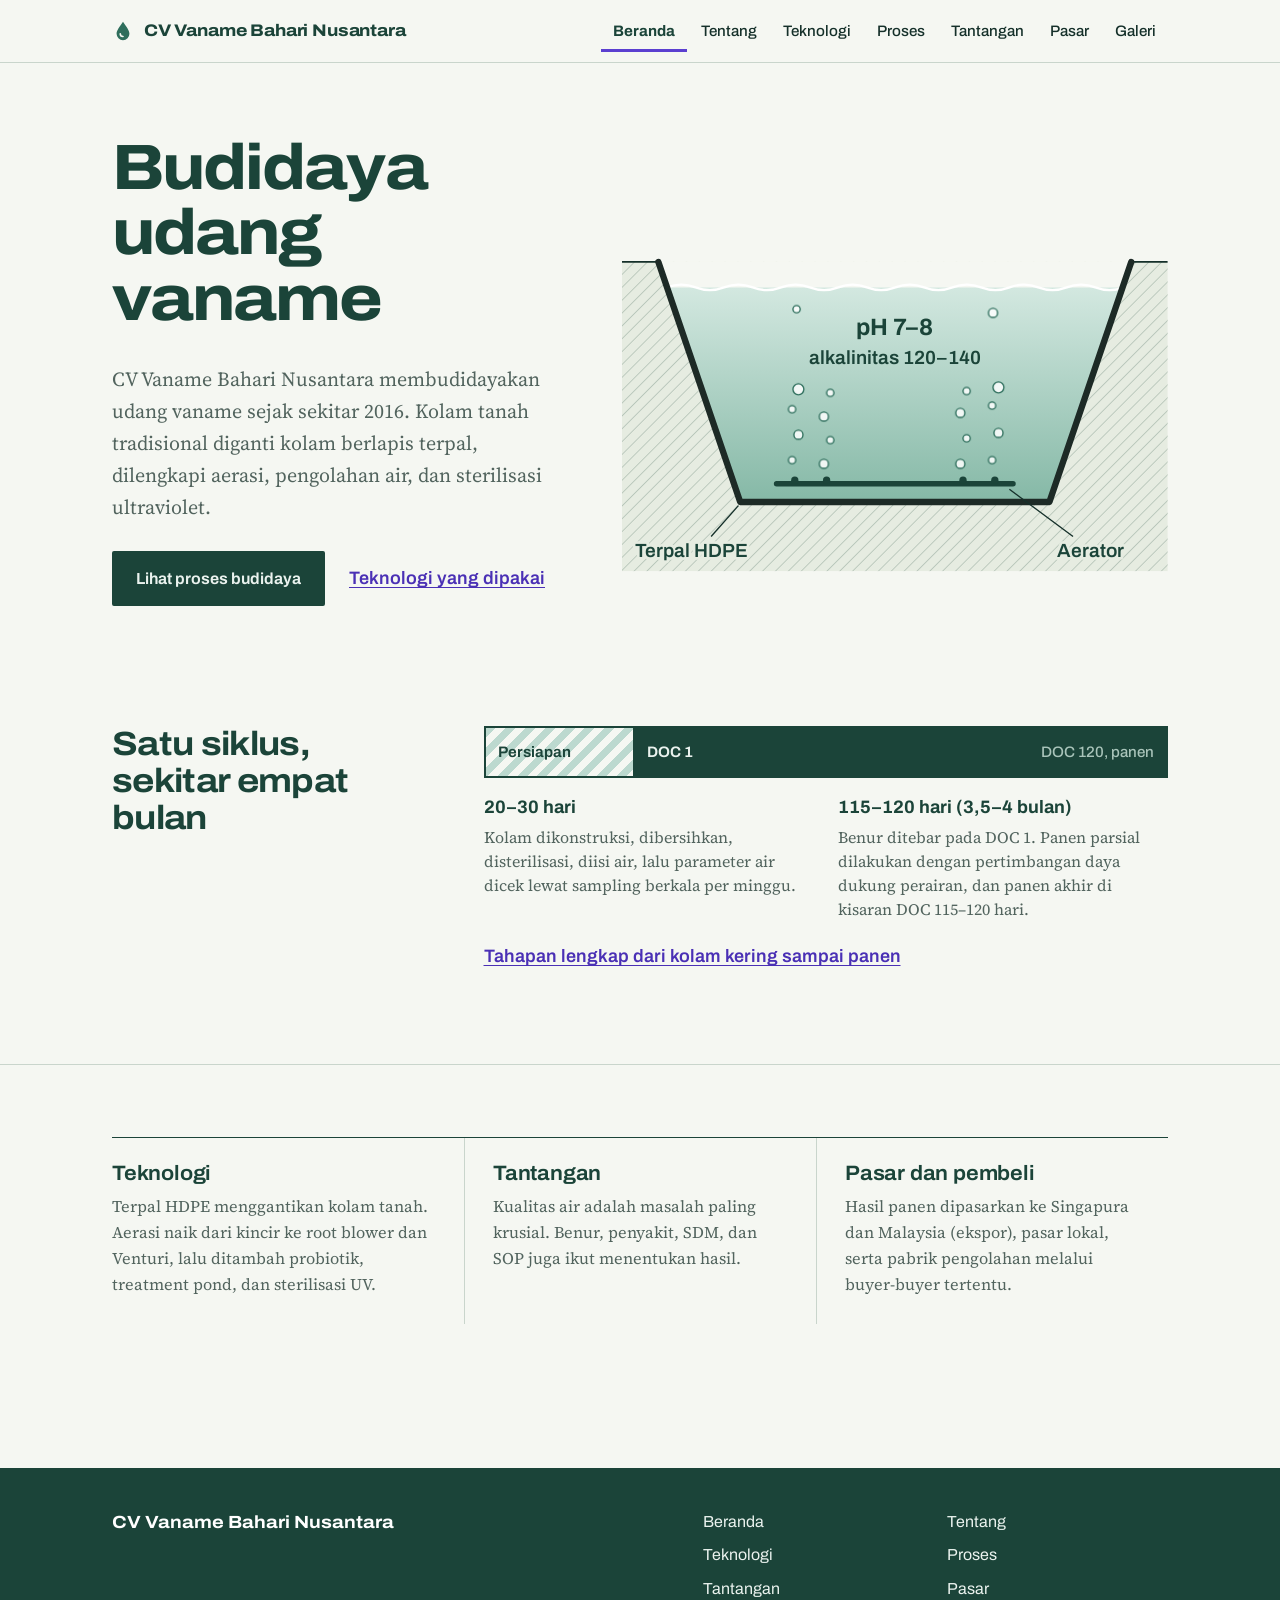
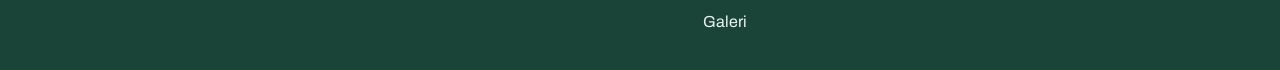
<file: index.html>
<!doctype html>
<html lang="id">
  <head>
    <meta charset="utf-8" />
    <meta name="viewport" content="width=device-width, initial-scale=1" />
    <title>
      Budidaya udang vaname | CV Vaname Bahari Nusantara
    </title>
    <meta
      name="description"
      content="Usaha budidaya udang vaname sejak sekitar 2016, dari tambak tanah tradisional menjadi kolam terpal HDPE dengan aerasi, pengolahan air, dan sterilisasi UV."
    />
    <meta name="theme-color" content="#1b4439" />
    <link
      rel="icon"
      href="data:image/svg+xml,%3Csvg xmlns='http://www.w3.org/2000/svg' viewBox='0 0 24 24'%3E%3Cpath d='M12 2C8 8 5 11.5 5 15a7 7 0 0 0 14 0c0-3.5-3-7-7-13z' fill='%232e6e5c'/%3E%3C/svg%3E"
    />
    <link rel="preconnect" href="https://fonts.googleapis.com" />
    <link rel="preconnect" href="https://fonts.gstatic.com" crossorigin />
    <link
      href="https://fonts.googleapis.com/css2?family=Archivo:wdth,wght@62..125,100..900&family=Source+Serif+4:ital,opsz,wght@0,8..60,400..700;1,8..60,400..600&display=swap"
      rel="stylesheet"
    />
    <link rel="stylesheet" href="assets/css/style.css" />
  </head>
  <body>
    <a class="skip-link" href="#main">Langsung ke isi halaman</a>
    <header class="site-header">
      <div class="wrap">
        <a class="brand" href="index.html"
          ><svg viewBox="0 0 24 24" aria-hidden="true">
            <path
              d="M12 2C8 8 5 11.5 5 15a7 7 0 0 0 14 0c0-3.5-3-7-7-13z"
              fill="#2e6e5c"
            />
            <path
              d="M9 15a3 3 0 0 0 3 3"
              fill="none"
              stroke="#f5f7f2"
              stroke-width="1.8"
              stroke-linecap="round"
            /></svg
          >CV Vaname Bahari Nusantara</a
        >
        <button
          class="nav-toggle"
          type="button"
          aria-expanded="false"
          aria-controls="site-nav"
        >
          Menu
        </button>
        <nav class="site-nav" id="site-nav" aria-label="Menu utama">
          <ul>
            <li><a href="index.html" aria-current="page">Beranda</a></li>
            <li><a href="tentang.html">Tentang</a></li>
            <li><a href="teknologi.html">Teknologi</a></li>
            <li><a href="proses.html">Proses</a></li>
            <li><a href="tantangan.html">Tantangan</a></li>
            <li><a href="pasar.html">Pasar</a></li>
            <li><a href="galeri.html">Galeri</a></li>
            <!-- <li><a href="tim.html">Tim</a></li> -->
          </ul>
        </nav>
      </div>
    </header>
    <main id="main">
      <section class="hero">
        <div class="wrap hero-grid">
          <div>
            <h1>Budidaya udang vaname</h1>
            <p class="lead">
              CV Vaname Bahari Nusantara membudidayakan udang
              vaname sejak sekitar 2016. Kolam tanah tradisional diganti kolam
              berlapis terpal, dilengkapi aerasi, pengolahan air, dan
              sterilisasi ultraviolet.
            </p>
            <div class="hero-actions">
              <a class="btn" href="proses.html">Lihat proses budidaya</a>
              <a class="textlink" href="teknologi.html"
                >Teknologi yang dipakai</a
              >
            </div>
          </div>
          <figure class="pond-figure">
            <svg
              class="pond"
              viewBox="0 0 600 440"
              role="img"
              aria-labelledby="pond-title"
            >
              <title id="pond-title">
                Potongan melintang kolam budidaya berlapis terpal HDPE, berisi
                air dengan pH 7 sampai 8 dan alkalinitas 120 sampai 140, dengan
                aerator di dasar kolam
              </title>
              <defs>
                <pattern
                  id="earth"
                  width="10"
                  height="10"
                  patternUnits="userSpaceOnUse"
                  patternTransform="rotate(45)"
                >
                  <line
                    x1="0"
                    y1="0"
                    x2="0"
                    y2="10"
                    stroke="#b9c7bb"
                    stroke-width="2"
                  />
                </pattern>
                <linearGradient id="water" x1="0" y1="0" x2="0" y2="1">
                  <stop offset="0" stop-color="#d3e8e0" />
                  <stop offset="1" stop-color="#86b9a7" />
                </linearGradient>
              </defs>
              <rect x="0" y="100" width="600" height="340" fill="#e6ece1" />
              <rect x="0" y="100" width="600" height="340" fill="url(#earth)" />
              <polygon points="40,100 560,100 470,364 130,364" fill="#f5f7f2" />
              <polygon
                points="49.5,128 550.5,128 471,361 129,361"
                fill="url(#water)"
              />
              <path
                d="M49.5 128 q15.7 -6 31.4 0 t31.4 0 t31.4 0 t31.4 0 t31.4 0 t31.4 0 t31.4 0 t31.4 0 t31.4 0 t31.4 0 t31.4 0 t31.4 0 t31.4 0 t31.4 0 t31.4 0 t31.4 0"
                fill="none"
                stroke="#fff"
                stroke-width="2.5"
                stroke-linecap="round"
              />
              <line
                x1="0"
                y1="100"
                x2="40"
                y2="100"
                stroke="#15302a"
                stroke-width="2"
              />
              <line
                x1="560"
                y1="100"
                x2="600"
                y2="100"
                stroke="#15302a"
                stroke-width="2"
              />
              <polyline
                points="40,100 130,364 470,364 560,100"
                fill="none"
                stroke="#1d2a26"
                stroke-width="7"
                stroke-linejoin="round"
                stroke-linecap="round"
              />
              <line
                x1="170"
                y1="344"
                x2="430"
                y2="344"
                stroke="#1b4439"
                stroke-width="6"
                stroke-linecap="round"
              />
              <g fill="#1b4439">
                <circle cx="190" cy="340" r="4" />
                <circle cx="225" cy="340" r="4" />
                <circle cx="375" cy="340" r="4" />
                <circle cx="410" cy="340" r="4" />
              </g>
              <g>
                <circle class="bubble" cx="187" cy="318" r="4" />
                <circle class="bubble" cx="194" cy="290" r="5" />
                <circle class="bubble" cx="187" cy="262" r="4" />
                <circle class="bubble" cx="194" cy="240" r="6" />
                <circle class="bubble" cx="222" cy="322" r="5" />
                <circle class="bubble" cx="229" cy="296" r="4" />
                <circle class="bubble" cx="222" cy="270" r="5" />
                <circle class="bubble" cx="229" cy="244" r="4" />
                <circle class="bubble" cx="372" cy="322" r="5" />
                <circle class="bubble" cx="379" cy="294" r="4" />
                <circle class="bubble" cx="372" cy="266" r="5" />
                <circle class="bubble" cx="379" cy="242" r="4" />
                <circle class="bubble" cx="407" cy="318" r="4" />
                <circle class="bubble" cx="414" cy="288" r="5" />
                <circle class="bubble" cx="407" cy="258" r="4" />
                <circle class="bubble" cx="414" cy="238" r="6" />
                <circle class="bubble" cx="192" cy="152" r="4" />
                <circle class="bubble" cx="408" cy="156" r="5" />
              </g>
              <text class="reading" x="300" y="180" text-anchor="middle">
                pH 7–8
              </text>
              <text x="300" y="212" text-anchor="middle">
                alkalinitas 120–140
              </text>
              <line
                x1="98"
                y1="402"
                x2="128"
                y2="368"
                stroke="#15302a"
                stroke-width="1.5"
              />
              <text class="halo" x="14" y="424">Terpal HDPE</text>
              <line
                x1="496"
                y1="402"
                x2="426"
                y2="350"
                stroke="#15302a"
                stroke-width="1.5"
              />
              <text class="halo" x="478" y="424">Aerator</text>
            </svg>
            
          </figure>
        </div>
      </section>

      <section class="section">
        <div class="wrap row">
          <div>
            <h2>Satu siklus, sekitar empat bulan</h2>
          </div>
          <div>
            <figure class="cycle">
              <div
                class="cycle-bar"
                role="img"
                aria-label="Satu siklus: persiapan 20 sampai 30 hari, lalu budidaya 115 sampai 120 hari dari DOC 1 sampai DOC 120"
              >
                <div class="seg seg--prep">Persiapan</div>
                <div class="seg seg--grow">
                  <span>DOC 1</span><span>DOC 120, panen</span>
                </div>
              </div>
              <dl class="cycle-legend">
                <div>
                  <dt>20–30 hari</dt>
                  <dd>
                    Kolam dikonstruksi, dibersihkan, disterilisasi, diisi air,
                    lalu parameter air dicek lewat sampling berkala per minggu.
                  </dd>
                </div>
                <div>
                  <dt>115–120 hari (3,5–4 bulan)</dt>
                  <dd>
                    Benur ditebar pada DOC 1. Panen parsial dilakukan dengan pertimbangan
                    daya dukung perairan, dan panen akhir di kisaran DOC 115–120 hari.
                  </dd>
                </div>
              </dl>
            </figure>
            <p style="margin-top: 20px">
              <a class="textlink" href="proses.html"
                >Tahapan lengkap dari kolam kering sampai panen</a
              >
            </p>
          </div>
        </div>
      </section>

      <section class="section">
        <div class="wrap">
          <div class="trio">
            <div>
              <h3><a href="teknologi.html">Teknologi</a></h3>
              <p>
                Terpal HDPE menggantikan kolam tanah. Aerasi naik dari kincir ke
                root blower dan Venturi, lalu ditambah probiotik, treatment
                pond, dan sterilisasi UV.
              </p>
            </div>
            <div>
              <h3><a href="tantangan.html">Tantangan</a></h3>
              <p>
                Kualitas air adalah masalah paling krusial. Benur, penyakit,
                SDM, dan SOP juga ikut menentukan hasil.
              </p>
            </div>
            <div>
              <h3><a href="pasar.html">Pasar dan pembeli</a></h3>
              <p>
                Hasil panen dipasarkan ke Singapura dan Malaysia (ekspor),
                pasar lokal, serta pabrik pengolahan melalui buyer-buyer tertentu.
              </p>
            </div>
          </div>
        </div>
      </section>      
    </main>
    <footer class="site-footer">
      <div class="wrap">
        <div>
          <strong>CV Vaname Bahari Nusantara</strong>
        
        </div>
        <nav aria-label="Menu footer">
          <ul>
            <li><a href="index.html">Beranda</a></li>
            <li><a href="tentang.html">Tentang</a></li>
            <li><a href="teknologi.html">Teknologi</a></li>
            <li><a href="proses.html">Proses</a></li>
            <li><a href="tantangan.html">Tantangan</a></li>
            <li><a href="pasar.html">Pasar</a></li>
            <li><a href="galeri.html">Galeri</a></li>
            <!-- <li><a href="tim.html">Tim</a></li> -->
          </ul>
        </nav>
      </div>
    </footer>
    <script src="assets/js/main.js"></script>
  </body>
</html>
</file>
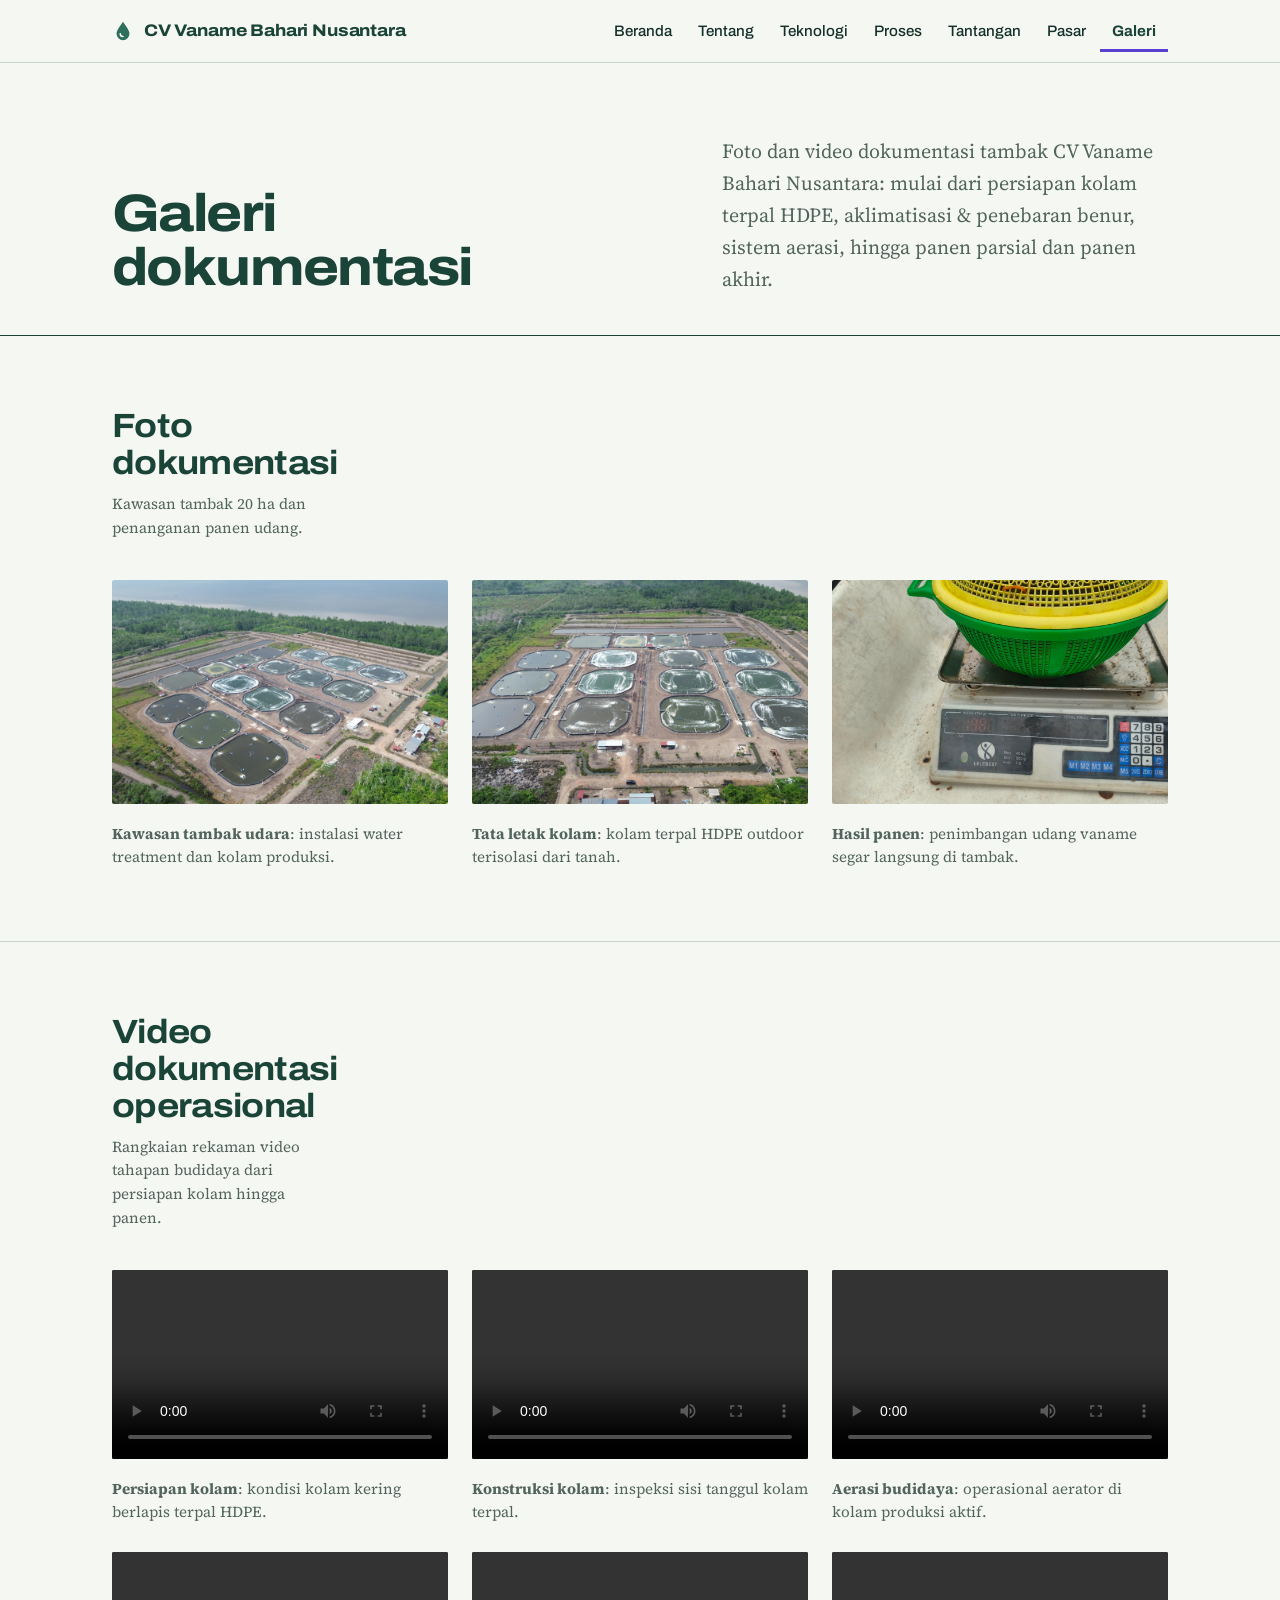
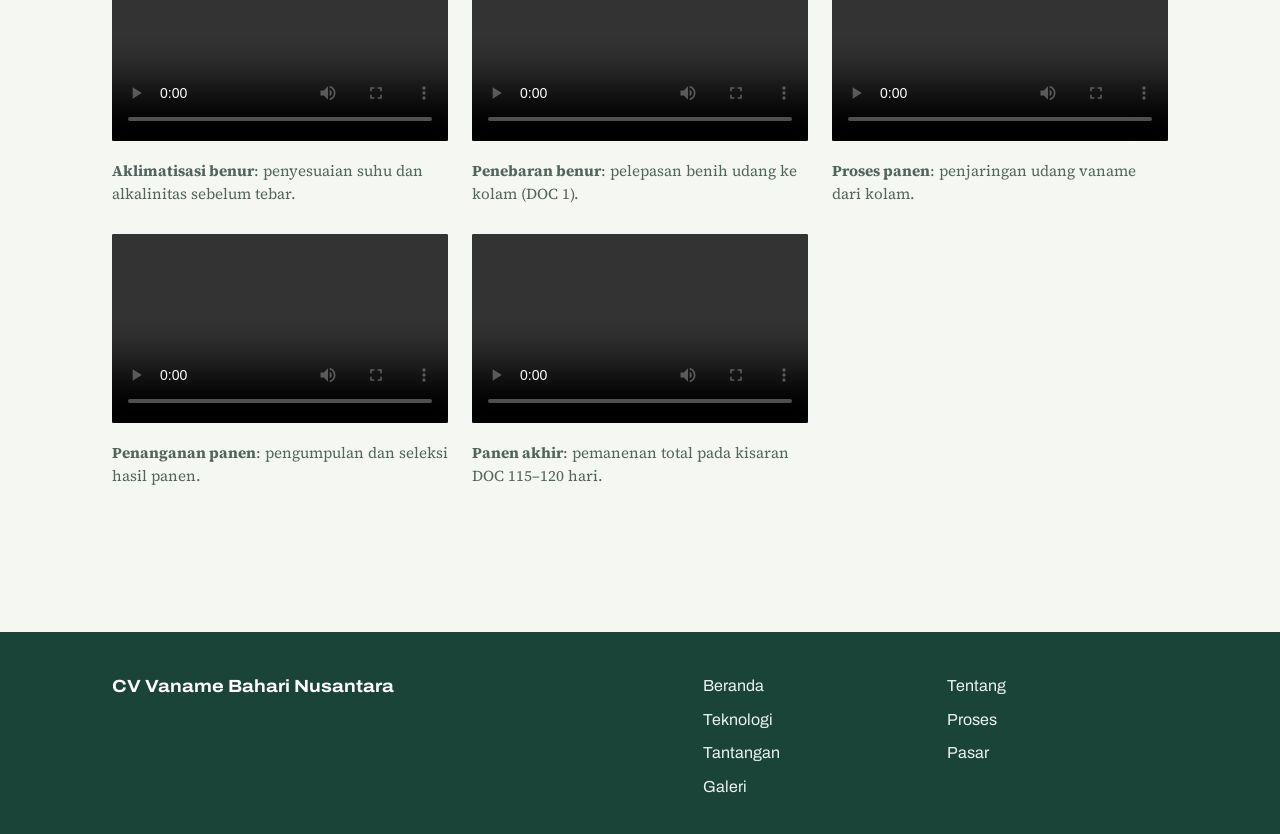
<file: galeri.html>
<!doctype html>
<html lang="id">
  <head>
    <meta charset="utf-8" />
    <meta name="viewport" content="width=device-width, initial-scale=1" />
    <title>Galeri | CV Vaname Bahari Nusantara</title>
    <meta
      name="description"
      content="Foto dan video tambak udang vaname: konstruksi, persiapan, penebaran benur, budidaya, sampling air, dan panen."
    />
    <meta name="theme-color" content="#1b4439" />
    <link
      rel="icon"
      href="data:image/svg+xml,%3Csvg xmlns='http://www.w3.org/2000/svg' viewBox='0 0 24 24'%3E%3Cpath d='M12 2C8 8 5 11.5 5 15a7 7 0 0 0 14 0c0-3.5-3-7-7-13z' fill='%232e6e5c'/%3E%3C/svg%3E"
    />
    <link rel="preconnect" href="https://fonts.googleapis.com" />
    <link rel="preconnect" href="https://fonts.gstatic.com" crossorigin />
    <link
      href="https://fonts.googleapis.com/css2?family=Archivo:wdth,wght@62..125,100..900&family=Source+Serif+4:ital,opsz,wght@0,8..60,400..700;1,8..60,400..600&display=swap"
      rel="stylesheet"
    />
    <link rel="stylesheet" href="assets/css/style.css" />
  </head>
  <body>
    <a class="skip-link" href="#main">Langsung ke isi halaman</a>
    <header class="site-header">
      <div class="wrap">
        <a class="brand" href="index.html"
          ><svg viewBox="0 0 24 24" aria-hidden="true">
            <path
              d="M12 2C8 8 5 11.5 5 15a7 7 0 0 0 14 0c0-3.5-3-7-7-13z"
              fill="#2e6e5c"
            />
            <path
              d="M9 15a3 3 0 0 0 3 3"
              fill="none"
              stroke="#f5f7f2"
              stroke-width="1.8"
              stroke-linecap="round"
            /></svg
          >CV Vaname Bahari Nusantara</a
        >
        <button
          class="nav-toggle"
          type="button"
          aria-expanded="false"
          aria-controls="site-nav"
        >
          Menu
        </button>
        <nav class="site-nav" id="site-nav" aria-label="Menu utama">
          <ul>
            <li><a href="index.html">Beranda</a></li>
            <li><a href="tentang.html">Tentang</a></li>
            <li><a href="teknologi.html">Teknologi</a></li>
            <li><a href="proses.html">Proses</a></li>
            <li><a href="tantangan.html">Tantangan</a></li>
            <li><a href="pasar.html">Pasar</a></li>
            <li><a href="galeri.html" aria-current="page">Galeri</a></li>
            <!-- <li><a href="tim.html">Tim</a></li> -->
          </ul>
        </nav>
      </div>
    </header>
    <main id="main">
      <section class="page-head">
        <div class="wrap">
          <h1>Galeri dokumentasi</h1>
          <p class="lead">
            Foto dan video dokumentasi tambak CV Vaname Bahari Nusantara: mulai dari
            persiapan kolam terpal HDPE, aklimatisasi &amp; penebaran benur, sistem
            aerasi, hingga panen parsial dan panen akhir.
          </p>
        </div>
      </section>

      <section class="section">
        <div class="wrap">
          <div class="row" style="margin-bottom: 24px;">
            <div>
              <h2>Foto dokumentasi</h2>
              <p class="small">Kawasan tambak 20 ha dan penanganan panen udang.</p>
            </div>
            <div></div>
          </div>
          <div class="gallery">
            <div>
              <figure class="photo">
                <img
                  src="assets/img/TambakAerialView1.jpg"
                  alt="Foto udara kawasan tambak 20 ha CV Vaname Bahari Nusantara"
                  loading="lazy"
                  style="width: 100%; aspect-ratio: 3/2; object-fit: cover; border-radius: 2px;"
                />
              </figure>
              <p class="small"><strong>Kawasan tambak udara</strong>: instalasi water treatment dan kolam produksi.</p>
            </div>
            <div>
              <figure class="photo">
                <img
                  src="assets/img/TambakAerialView2.jpg"
                  alt="Tata letak kolam terpal HDPE tampak atas"
                  loading="lazy"
                  style="width: 100%; aspect-ratio: 3/2; object-fit: cover; border-radius: 2px;"
                />
              </figure>
              <p class="small"><strong>Tata letak kolam</strong>: kolam terpal HDPE outdoor terisolasi dari tanah.</p>
            </div>
            <div>
              <figure class="photo">
                <img
                  src="assets/img/FotoTimbanganHasilPanen.jpg"
                  alt="Penimbangan hasil panen udang vaname di tambak"
                  loading="lazy"
                  style="width: 100%; aspect-ratio: 3/2; object-fit: cover; border-radius: 2px;"
                />
              </figure>
              <p class="small"><strong>Hasil panen</strong>: penimbangan udang vaname segar langsung di tambak.</p>
            </div>
          </div>
        </div>
      </section>

      <section class="section">
        <div class="wrap">
          <div class="row" style="margin-bottom: 24px;">
            <div>
              <h2>Video dokumentasi operasional</h2>
              <p class="small">
                Rangkaian rekaman video tahapan budidaya dari persiapan kolam hingga panen.
              </p>
            </div>
            <div></div>
          </div>
          <div class="gallery">
            <div>
              <figure class="photo">
                <video
                  controls
                  preload="metadata"
                  style="width: 100%; aspect-ratio: 16/9; object-fit: cover; border-radius: 2px; background: #000;"
                >
                  <source src="assets/img/VideoKolamKering.mp4" type="video/mp4" />
                </video>
              </figure>
              <p class="small"><strong>Persiapan kolam</strong>: kondisi kolam kering berlapis terpal HDPE.</p>
            </div>

            <div>
              <figure class="photo">
                <video
                  controls
                  preload="metadata"
                  style="width: 100%; aspect-ratio: 16/9; object-fit: cover; border-radius: 2px; background: #000;"
                >
                  <source src="assets/img/ViewSampingKolamKering.mp4" type="video/mp4" />
                </video>
              </figure>
              <p class="small"><strong>Konstruksi kolam</strong>: inspeksi sisi tanggul kolam terpal.</p>
            </div>

            <div>
              <figure class="photo">
                <video
                  controls
                  preload="metadata"
                  style="width: 100%; aspect-ratio: 16/9; object-fit: cover; border-radius: 2px; background: #000;"
                >
                  <source src="assets/img/ViewKolamTambakDariSamping.mp4" type="video/mp4" />
                </video>
              </figure>
              <p class="small"><strong>Aerasi budidaya</strong>: operasional aerator di kolam produksi aktif.</p>
            </div>

            <div>
              <figure class="photo">
                <video
                  controls
                  preload="metadata"
                  style="width: 100%; aspect-ratio: 16/9; object-fit: cover; border-radius: 2px; background: #000;"
                >
                  <source src="assets/img/AklimatisasiBenur.mp4" type="video/mp4" />
                </video>
              </figure>
              <p class="small"><strong>Aklimatisasi benur</strong>: penyesuaian suhu dan alkalinitas sebelum tebar.</p>
            </div>

            <div>
              <figure class="photo">
                <video
                  controls
                  preload="metadata"
                  style="width: 100%; aspect-ratio: 16/9; object-fit: cover; border-radius: 2px; background: #000;"
                >
                  <source src="assets/img/PenebaranBenur.mp4" type="video/mp4" />
                </video>
              </figure>
              <p class="small"><strong>Penebaran benur</strong>: pelepasan benih udang ke kolam (DOC 1).</p>
            </div>

            <div>
              <figure class="photo">
                <video
                  controls
                  preload="metadata"
                  style="width: 100%; aspect-ratio: 16/9; object-fit: cover; border-radius: 2px; background: #000;"
                >
                  <source src="assets/img/ProsesPanen.mp4" type="video/mp4" />
                </video>
              </figure>
              <p class="small"><strong>Proses panen</strong>: penjaringan udang vaname dari kolam.</p>
            </div>

            <div>
              <figure class="photo">
                <video
                  controls
                  preload="metadata"
                  style="width: 100%; aspect-ratio: 16/9; object-fit: cover; border-radius: 2px; background: #000;"
                >
                  <source src="assets/img/VideoProsesPanenPart2.mp4" type="video/mp4" />
                </video>
              </figure>
              <p class="small"><strong>Penanganan panen</strong>: pengumpulan dan seleksi hasil panen.</p>
            </div>

            <div>
              <figure class="photo">
                <video
                  controls
                  preload="metadata"
                  style="width: 100%; aspect-ratio: 16/9; object-fit: cover; border-radius: 2px; background: #000;"
                >
                  <source src="assets/img/ProsesPanenAkhirSekitarDOC115sampai120.mp4" type="video/mp4" />
                </video>
              </figure>
              <p class="small"><strong>Panen akhir</strong>: pemanenan total pada kisaran DOC 115–120 hari.</p>
            </div>
          </div>
        </div>
      </section>
    </main>
    <footer class="site-footer">
      <div class="wrap">
        <div>
          <strong>CV Vaname Bahari Nusantara</strong>
          
        </div>
        <nav aria-label="Menu footer">
          <ul>
            <li><a href="index.html">Beranda</a></li>
            <li><a href="tentang.html">Tentang</a></li>
            <li><a href="teknologi.html">Teknologi</a></li>
            <li><a href="proses.html">Proses</a></li>
            <li><a href="tantangan.html">Tantangan</a></li>
            <li><a href="pasar.html">Pasar</a></li>
            <li><a href="galeri.html">Galeri</a></li>
            <!-- <li><a href="tim.html">Tim</a></li> -->
          </ul>
        </nav>
      </div>
    </footer>
    <script src="assets/js/main.js"></script>
  </body>
</html>
</file>
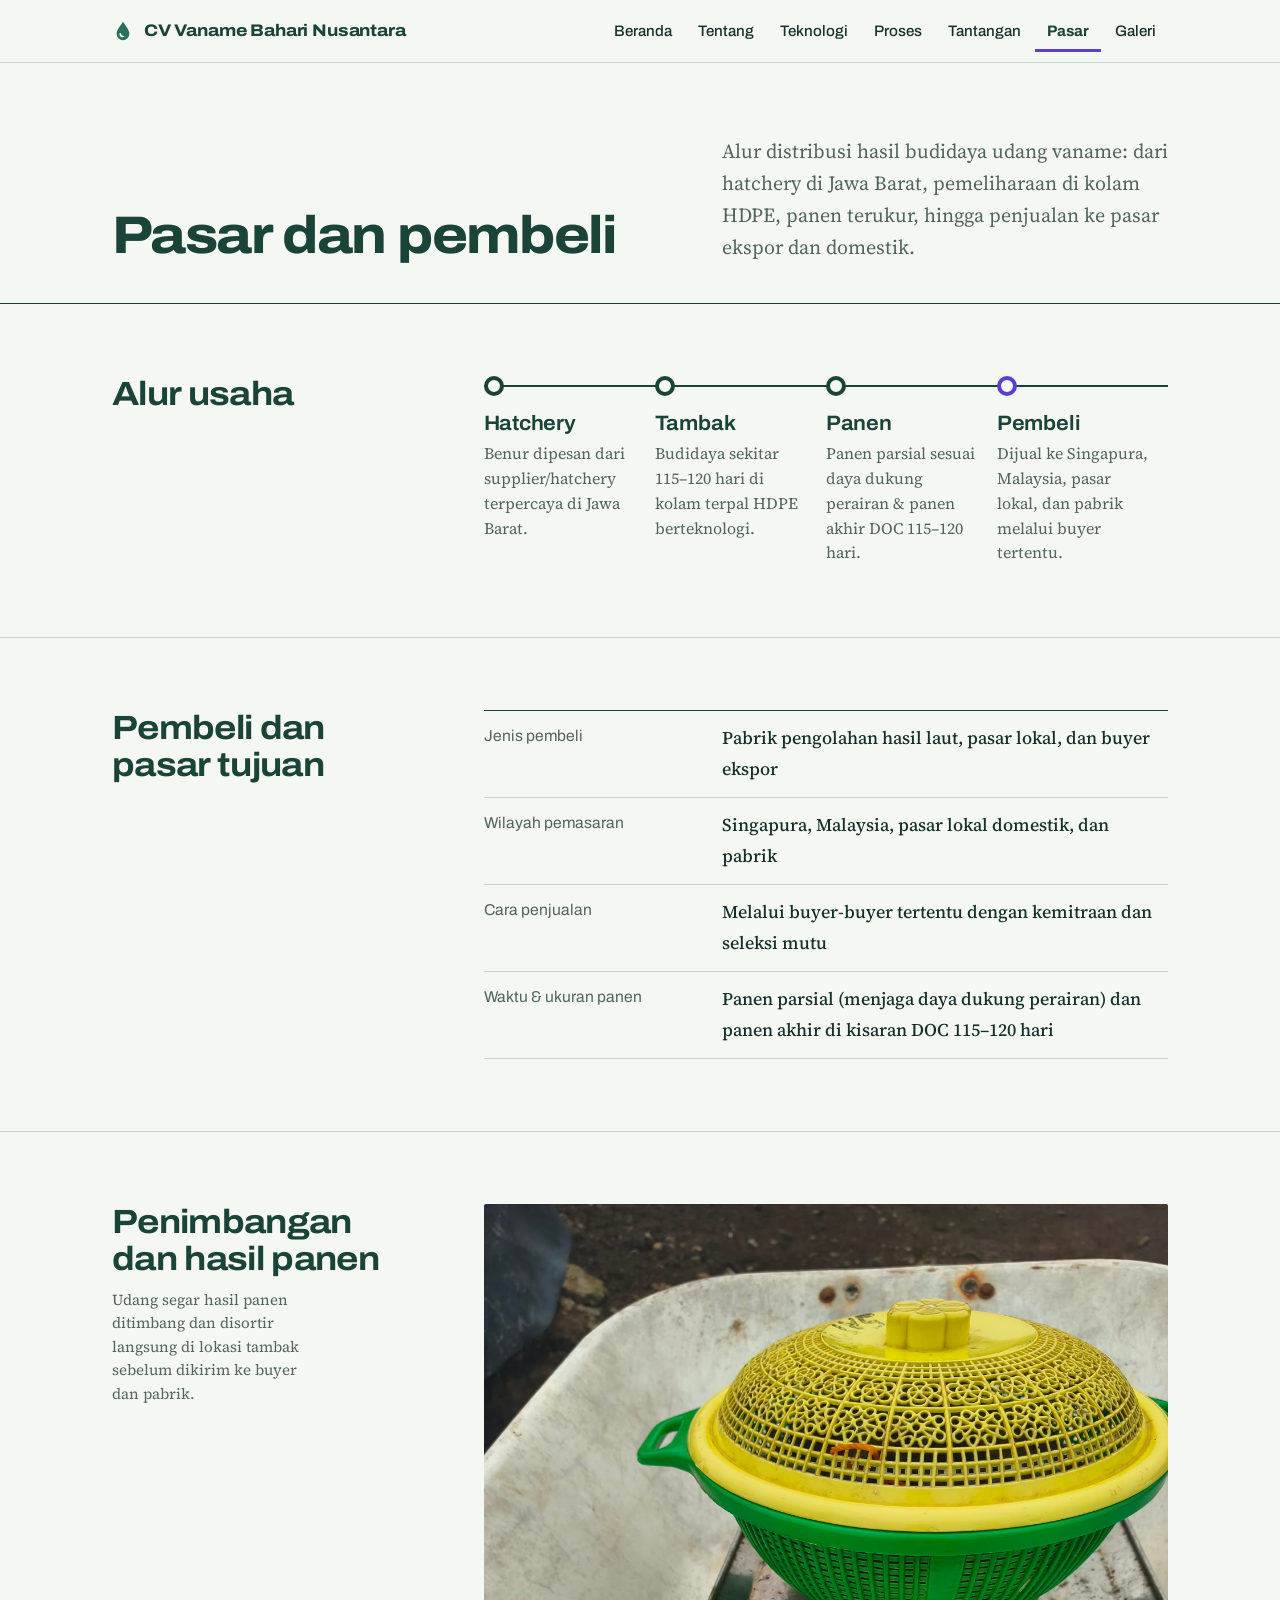
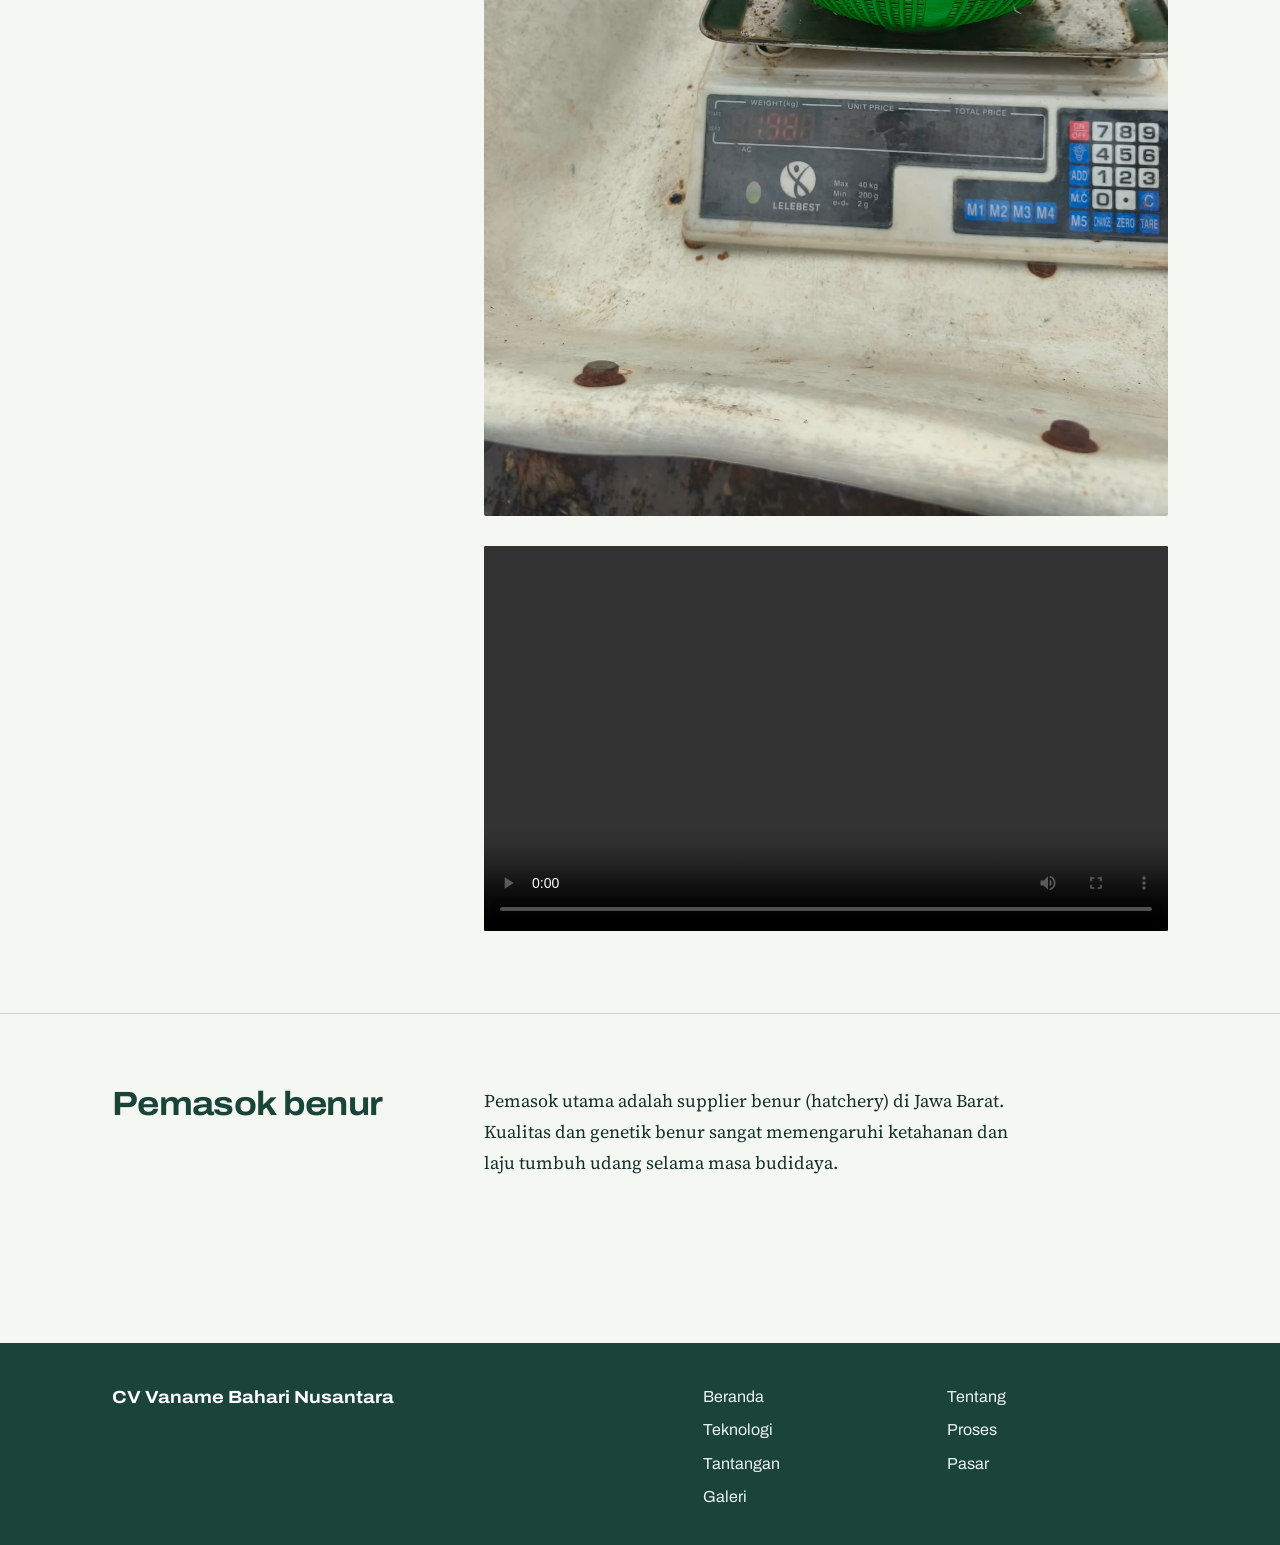
<file: pasar.html>
<!doctype html>
<html lang="id">
  <head>
    <meta charset="utf-8" />
    <meta name="viewport" content="width=device-width, initial-scale=1" />
    <title>Pasar dan pembeli | CV Vaname Bahari Nusantara</title>
    <meta
      name="description"
      content="Alur dari hatchery, tambak, panen, sampai pembeli. Informasi pasar sedang dilengkapi bersama pemilik usaha."
    />
    <meta name="theme-color" content="#1b4439" />
    <link
      rel="icon"
      href="data:image/svg+xml,%3Csvg xmlns='http://www.w3.org/2000/svg' viewBox='0 0 24 24'%3E%3Cpath d='M12 2C8 8 5 11.5 5 15a7 7 0 0 0 14 0c0-3.5-3-7-7-13z' fill='%232e6e5c'/%3E%3C/svg%3E"
    />
    <link rel="preconnect" href="https://fonts.googleapis.com" />
    <link rel="preconnect" href="https://fonts.gstatic.com" crossorigin />
    <link
      href="https://fonts.googleapis.com/css2?family=Archivo:wdth,wght@62..125,100..900&family=Source+Serif+4:ital,opsz,wght@0,8..60,400..700;1,8..60,400..600&display=swap"
      rel="stylesheet"
    />
    <link rel="stylesheet" href="assets/css/style.css" />
  </head>
  <body>
    <a class="skip-link" href="#main">Langsung ke isi halaman</a>
    <header class="site-header">
      <div class="wrap">
        <a class="brand" href="index.html"
          ><svg viewBox="0 0 24 24" aria-hidden="true">
            <path
              d="M12 2C8 8 5 11.5 5 15a7 7 0 0 0 14 0c0-3.5-3-7-7-13z"
              fill="#2e6e5c"
            />
            <path
              d="M9 15a3 3 0 0 0 3 3"
              fill="none"
              stroke="#f5f7f2"
              stroke-width="1.8"
              stroke-linecap="round"
            /></svg
          >CV Vaname Bahari Nusantara</a
        >
        <button
          class="nav-toggle"
          type="button"
          aria-expanded="false"
          aria-controls="site-nav"
        >
          Menu
        </button>
        <nav class="site-nav" id="site-nav" aria-label="Menu utama">
          <ul>
            <li><a href="index.html">Beranda</a></li>
            <li><a href="tentang.html">Tentang</a></li>
            <li><a href="teknologi.html">Teknologi</a></li>
            <li><a href="proses.html">Proses</a></li>
            <li><a href="tantangan.html">Tantangan</a></li>
            <li><a href="pasar.html" aria-current="page">Pasar</a></li>
            <li><a href="galeri.html">Galeri</a></li>
            <!-- <li><a href="tim.html">Tim</a></li> -->
          </ul>
        </nav>
      </div>
    </header>
    <main id="main">
      <section class="page-head">
        <div class="wrap">
          <h1>Pasar dan pembeli</h1>
          <p class="lead">
            Alur distribusi hasil budidaya udang vaname: dari hatchery di Jawa Barat,
            pemeliharaan di kolam HDPE, panen terukur, hingga penjualan ke pasar ekspor
            dan domestik.
          </p>
        </div>
      </section>

      <section class="section">
        <div class="wrap row">
          <div><h2>Alur usaha</h2></div>
          <ol class="flow">
            <li>
              <h3>Hatchery</h3>
              <p>Benur dipesan dari supplier/hatchery terpercaya di Jawa Barat.</p>
            </li>
            <li>
              <h3>Tambak</h3>
              <p>Budidaya sekitar 115–120 hari di kolam terpal HDPE berteknologi.</p>
            </li>
            <li>
              <h3>Panen</h3>
              <p>
                Panen parsial sesuai daya dukung perairan &amp; panen akhir DOC 115–120 hari.
              </p>
            </li>
            <li>
              <h3>Pembeli</h3>
              <p>Dijual ke Singapura, Malaysia, pasar lokal, dan pabrik melalui buyer tertentu.</p>
            </li>
          </ol>
        </div>
      </section>

      <section class="section">
        <div class="wrap row">
          <div><h2>Pembeli dan pasar tujuan</h2></div>
          <div>
            <dl class="profile">
              <div>
                <dt>Jenis pembeli</dt>
                <dd>Pabrik pengolahan hasil laut, pasar lokal, dan buyer ekspor</dd>
              </div>
              <div>
                <dt>Wilayah pemasaran</dt>
                <dd>Singapura, Malaysia, pasar lokal domestik, dan pabrik</dd>
              </div>
              <div>
                <dt>Cara penjualan</dt>
                <dd>Melalui buyer-buyer tertentu dengan kemitraan dan seleksi mutu</dd>
              </div>
              <div>
                <dt>Waktu &amp; ukuran panen</dt>
                <dd>
                  Panen parsial (menjaga daya dukung perairan) dan panen akhir di kisaran
                  DOC 115–120 hari
                </dd>
              </div>
            </dl>
          </div>
        </div>
      </section>

      <section class="section">
        <div class="wrap row">
          <div>
            <h2>Penimbangan dan hasil panen</h2>
            <p class="small">
              Udang segar hasil panen ditimbang dan disortir langsung di lokasi tambak
              sebelum dikirim ke buyer dan pabrik.
            </p>
          </div>
          <div>
            <figure class="photo" style="margin-bottom: 20px;">
              <img
                src="assets/img/FotoTimbanganHasilPanen.jpg"
                alt="Penimbangan hasil panen udang vaname segar di tambak"
                loading="lazy"
                style="width: 100%; border-radius: 2px;"
              />
            </figure>
            <figure class="photo">
              <video
                controls
                preload="metadata"
                style="width: 100%; aspect-ratio: 16/9; object-fit: cover; border-radius: 2px; background: #000;"
              >
                <source
                  src="assets/img/ProsesPanenAkhirSekitarDOC115sampai120.mp4"
                  type="video/mp4"
                />
              </video>
            </figure>
          </div>
        </div>
      </section>

      <section class="section">
        <div class="wrap row">
          <div><h2>Pemasok benur</h2></div>
          <div class="prose">
            <p>
              Pemasok utama adalah supplier benur (hatchery) di Jawa Barat.
              Kualitas dan genetik benur sangat memengaruhi ketahanan dan laju
              tumbuh udang selama masa budidaya.
            </p>
          </div>
        </div>
      </section>
    </main>
    <footer class="site-footer">
      <div class="wrap">
        <div>
          <strong>CV Vaname Bahari Nusantara</strong>
         
        </div>
        <nav aria-label="Menu footer">
          <ul>
            <li><a href="index.html">Beranda</a></li>
            <li><a href="tentang.html">Tentang</a></li>
            <li><a href="teknologi.html">Teknologi</a></li>
            <li><a href="proses.html">Proses</a></li>
            <li><a href="tantangan.html">Tantangan</a></li>
            <li><a href="pasar.html">Pasar</a></li>
            <li><a href="galeri.html">Galeri</a></li>
            <!-- <li><a href="tim.html">Tim</a></li> -->
          </ul>
        </nav>
      </div>
    </footer>
    <script src="assets/js/main.js"></script>
  </body>
</html>
</file>
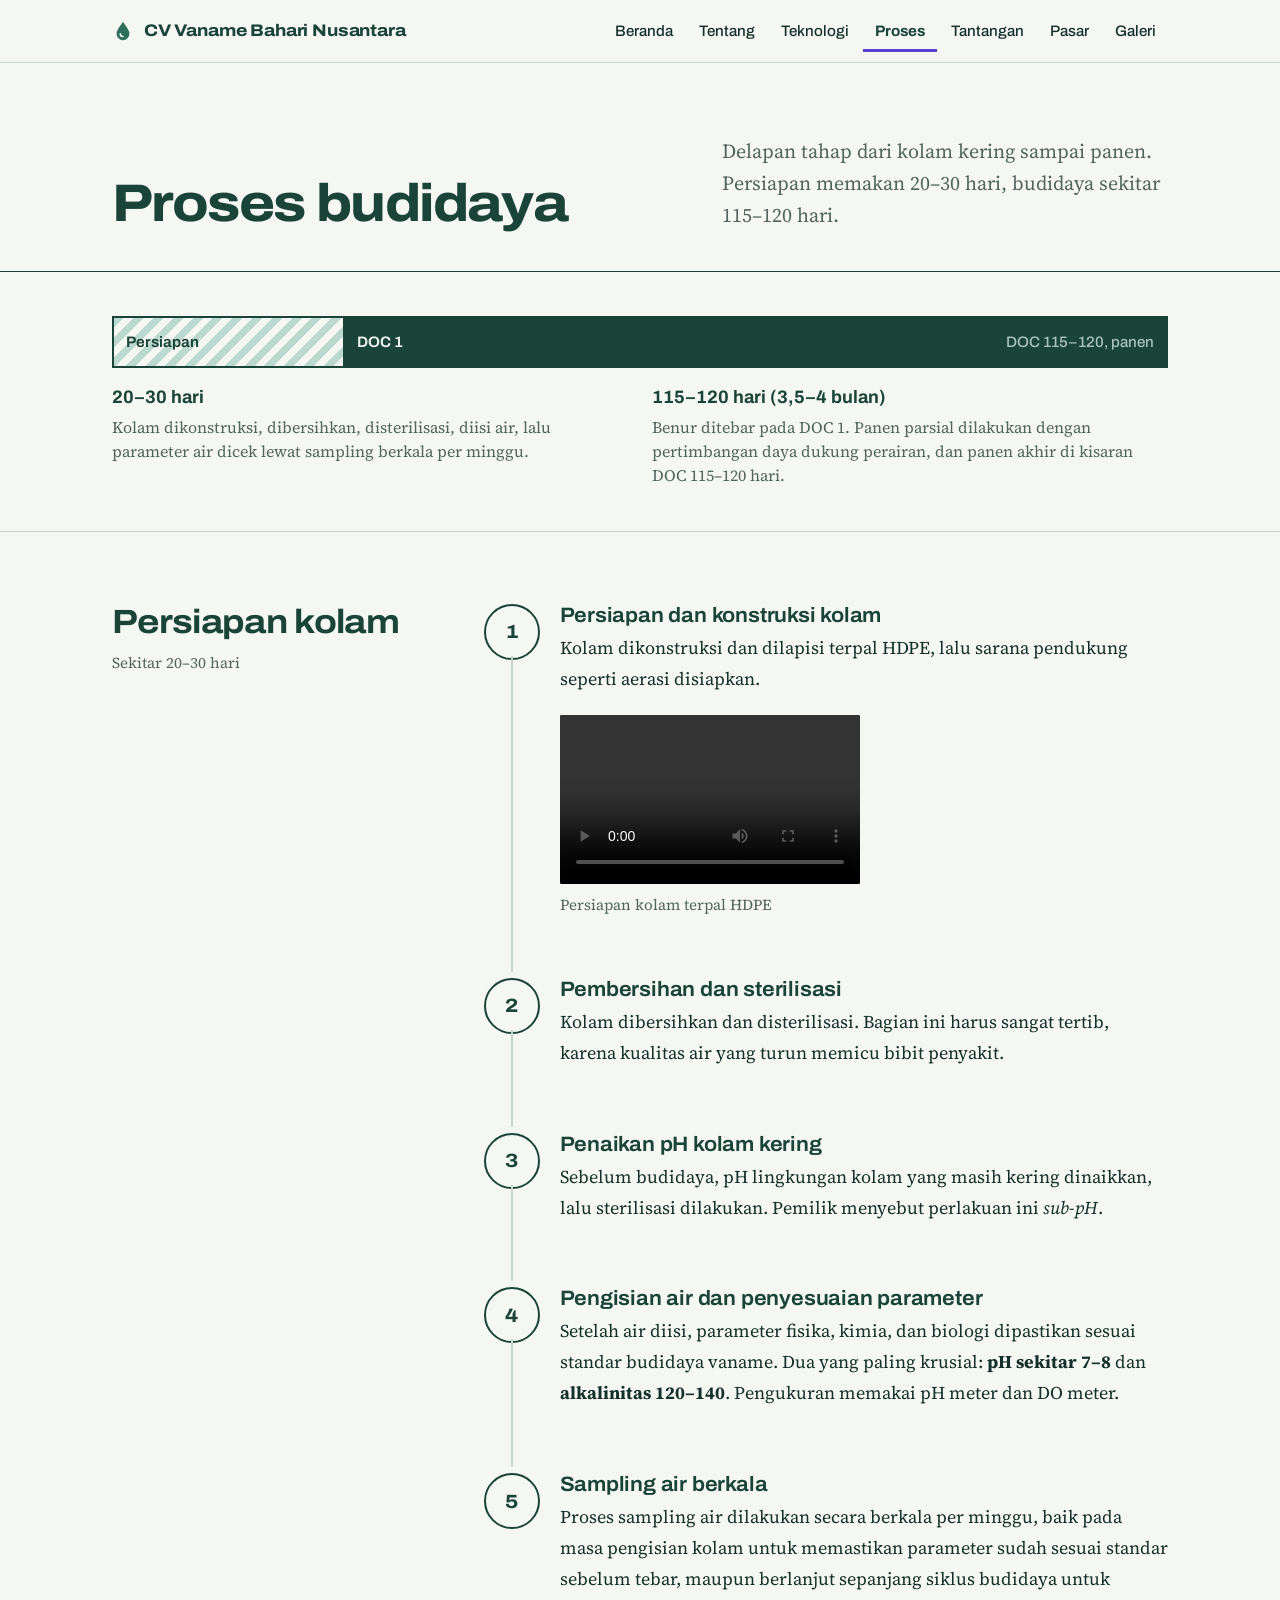
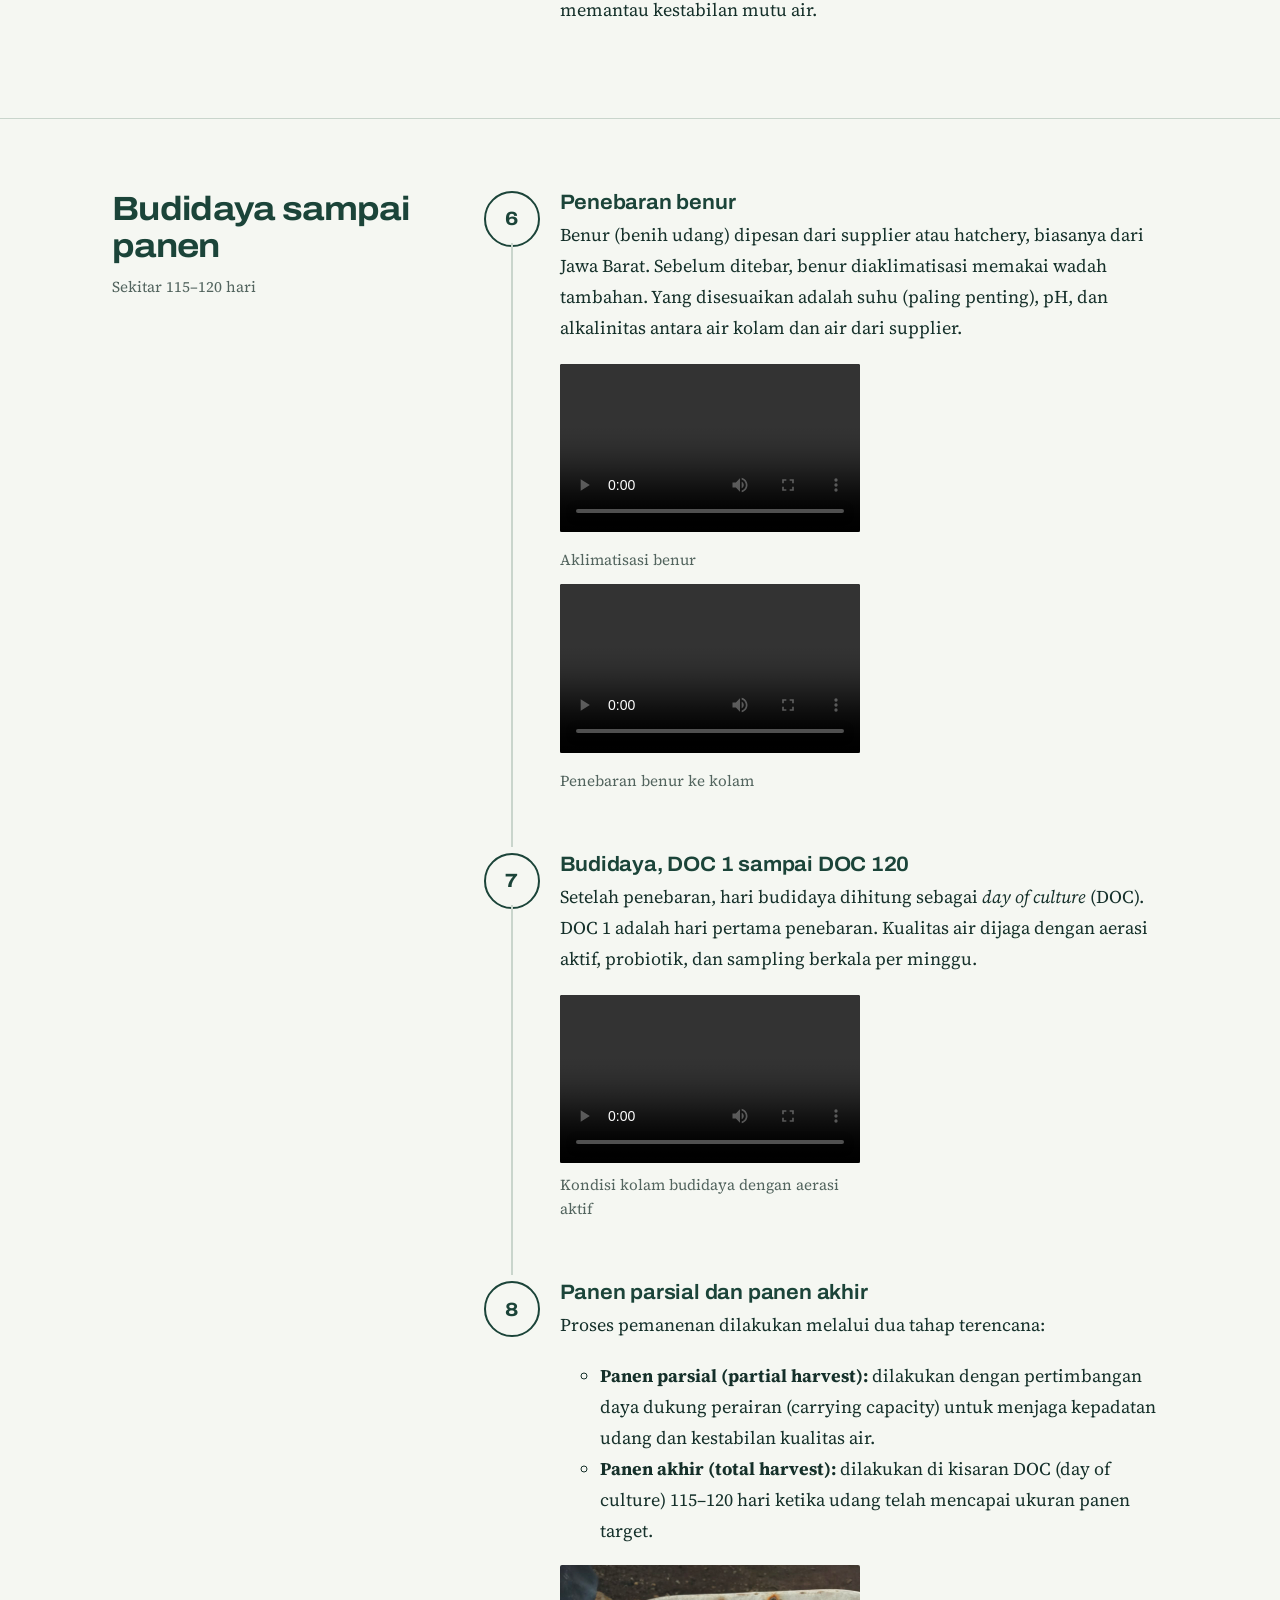
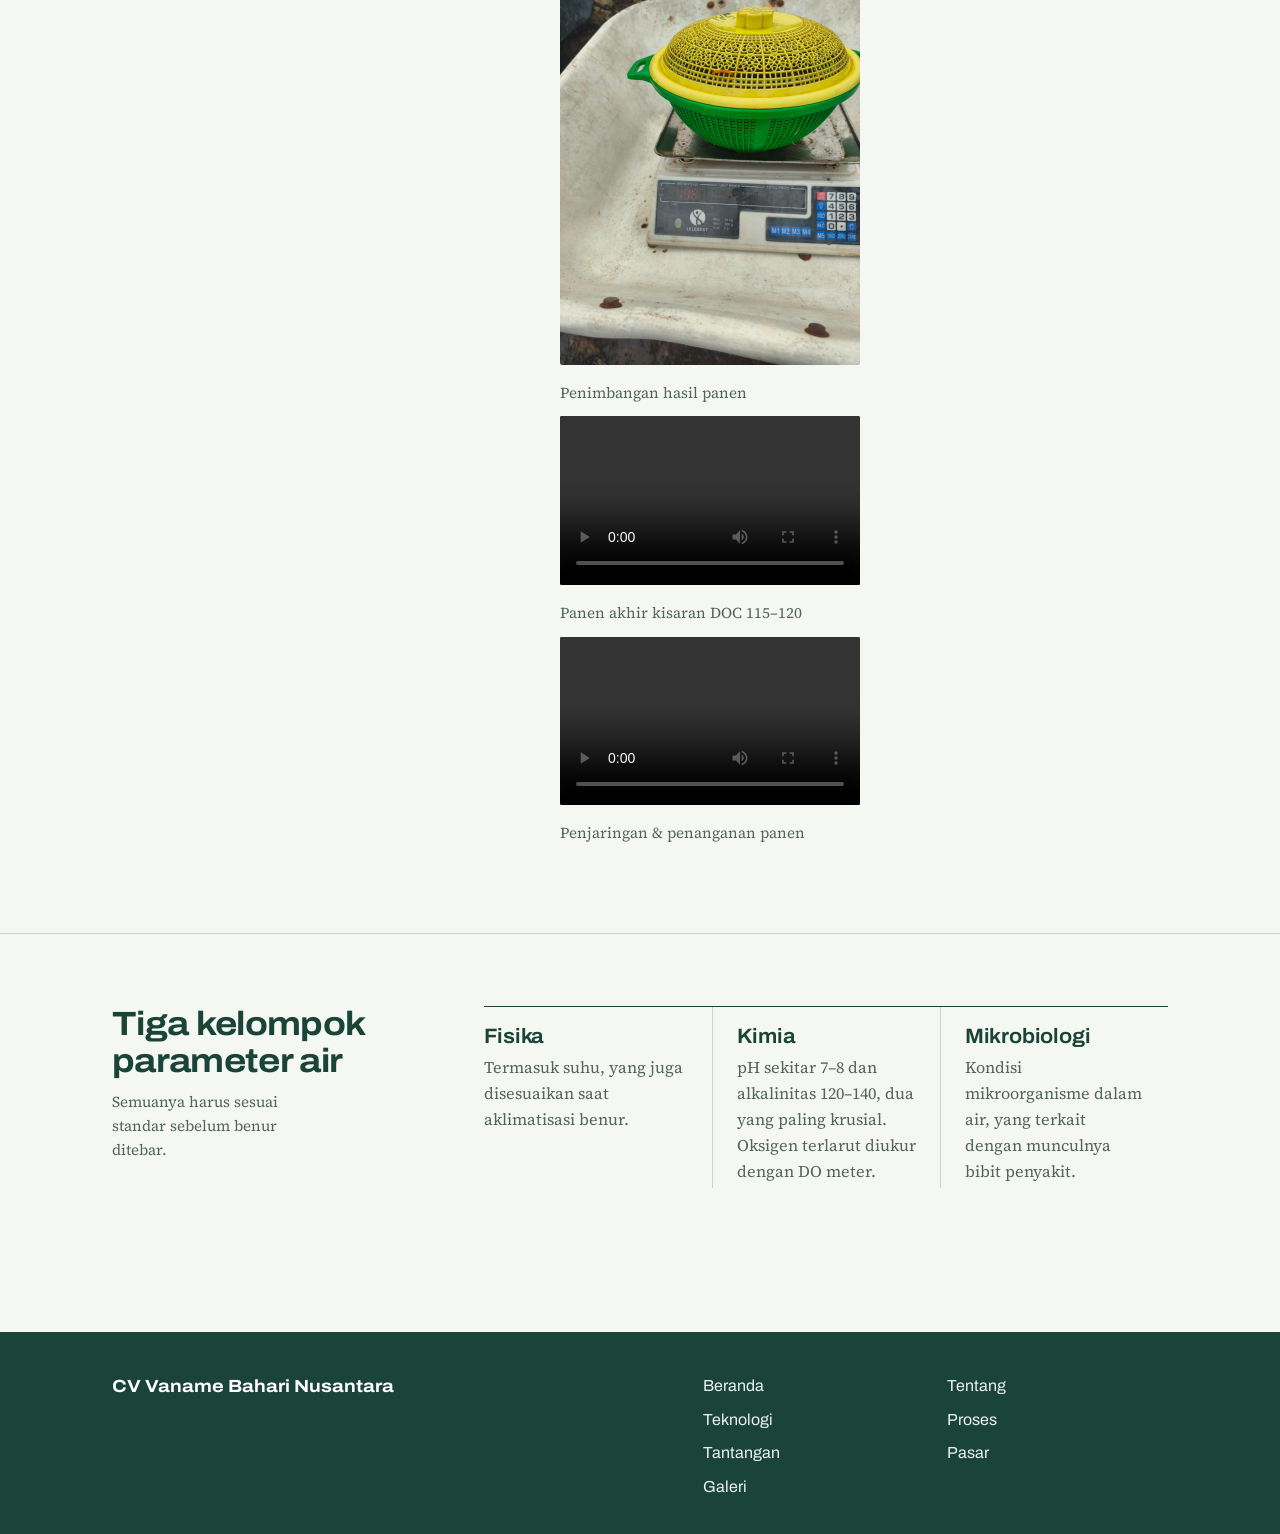
<file: proses.html>
<!doctype html>
<html lang="id">
  <head>
    <meta charset="utf-8" />
    <meta name="viewport" content="width=device-width, initial-scale=1" />
    <title>Proses budidaya | CV Vaname Bahari Nusantara</title>
    <meta
      name="description"
      content="Tahapan budidaya udang vaname dari persiapan kolam sampai panen: persiapan 20–30 hari dan budidaya 115–120 hari."
    />
    <meta name="theme-color" content="#1b4439" />
    <link
      rel="icon"
      href="data:image/svg+xml,%3Csvg xmlns='http://www.w3.org/2000/svg' viewBox='0 0 24 24'%3E%3Cpath d='M12 2C8 8 5 11.5 5 15a7 7 0 0 0 14 0c0-3.5-3-7-7-13z' fill='%232e6e5c'/%3E%3C/svg%3E"
    />
    <link rel="preconnect" href="https://fonts.googleapis.com" />
    <link rel="preconnect" href="https://fonts.gstatic.com" crossorigin />
    <link
      href="https://fonts.googleapis.com/css2?family=Archivo:wdth,wght@62..125,100..900&family=Source+Serif+4:ital,opsz,wght@0,8..60,400..700;1,8..60,400..600&display=swap"
      rel="stylesheet"
    />
    <link rel="stylesheet" href="assets/css/style.css" />
  </head>
  <body>
    <a class="skip-link" href="#main">Langsung ke isi halaman</a>
    <header class="site-header">
      <div class="wrap">
        <a class="brand" href="index.html"
          ><svg viewBox="0 0 24 24" aria-hidden="true">
            <path
              d="M12 2C8 8 5 11.5 5 15a7 7 0 0 0 14 0c0-3.5-3-7-7-13z"
              fill="#2e6e5c"
            />
            <path
              d="M9 15a3 3 0 0 0 3 3"
              fill="none"
              stroke="#f5f7f2"
              stroke-width="1.8"
              stroke-linecap="round"
            /></svg
          >CV Vaname Bahari Nusantara</a
        >
        <button
          class="nav-toggle"
          type="button"
          aria-expanded="false"
          aria-controls="site-nav"
        >
          Menu
        </button>
        <nav class="site-nav" id="site-nav" aria-label="Menu utama">
          <ul>
            <li><a href="index.html">Beranda</a></li>
            <li><a href="tentang.html">Tentang</a></li>
            <li><a href="teknologi.html">Teknologi</a></li>
            <li><a href="proses.html" aria-current="page">Proses</a></li>
            <li><a href="tantangan.html">Tantangan</a></li>
            <li><a href="pasar.html">Pasar</a></li>
            <li><a href="galeri.html">Galeri</a></li>
            <!-- <li><a href="tim.html">Tim</a></li> -->
          </ul>
        </nav>
      </div>
    </header>
    <main id="main">
      <section class="page-head">
        <div class="wrap">
          <h1>Proses budidaya</h1>
          <p class="lead">
            Delapan tahap dari kolam kering sampai panen. Persiapan memakan
            20–30 hari, budidaya sekitar 115–120 hari.
          </p>
        </div>
      </section>

      <section class="section section--tight">
        <div class="wrap">
          <figure class="cycle">
            <div
              class="cycle-bar"
              role="img"
              aria-label="Satu siklus: persiapan 20 sampai 30 hari, lalu budidaya 115 sampai 120 hari dari DOC 1 sampai panen"
            >
              <div class="seg seg--prep">Persiapan</div>
              <div class="seg seg--grow">
                <span>DOC 1</span><span>DOC 115–120, panen</span>
              </div>
            </div>
            <dl class="cycle-legend">
              <div>
                <dt>20–30 hari</dt>
                <dd>
                  Kolam dikonstruksi, dibersihkan, disterilisasi, diisi air,
                  lalu parameter air dicek lewat sampling berkala per minggu.
                </dd>
              </div>
              <div>
                <dt>115–120 hari (3,5–4 bulan)</dt>
                <dd>
                  Benur ditebar pada DOC 1. Panen parsial dilakukan dengan pertimbangan
                  daya dukung perairan, dan panen akhir di kisaran DOC 115–120 hari.
                </dd>
              </div>
            </dl>
          </figure>
        </div>
      </section>

      <section class="section">
        <div class="wrap row">
          <div>
            <h2>Persiapan kolam</h2>
            <p class="small">Sekitar 20–30 hari</p>
          </div>
          <ol class="stages stages--narrow">
            <li>
              <span class="stage-no" aria-hidden="true"></span>
              <div class="stage-body">
                <h3>Persiapan dan konstruksi kolam</h3>
                <p>
                  Kolam dikonstruksi dan dilapisi terpal HDPE, lalu sarana
                  pendukung seperti aerasi disiapkan.
                </p>
                <div class="stage-media stage-media--small">
                  <figure class="photo">
                    <video
                      controls
                      preload="metadata"
                      style="width: 100%; aspect-ratio: 16/9; object-fit: cover; border-radius: 2px; background: #000;"
                    >
                      <source
                        src="assets/img/VideoKolamKering.mp4"
                        type="video/mp4"
                      />
                    </video>
                  </figure>
                  <p class="small">Persiapan kolam terpal HDPE</p>
                </div>
              </div>
            </li>
            <li>
              <span class="stage-no" aria-hidden="true"></span>
              <div class="stage-body">
                <h3>Pembersihan dan sterilisasi</h3>
                <p>
                  Kolam dibersihkan dan disterilisasi. Bagian ini harus sangat
                  tertib, karena kualitas air yang turun memicu bibit penyakit.
                </p>
              </div>
            </li>
            <li>
              <span class="stage-no" aria-hidden="true"></span>
              <div class="stage-body">
                <h3>Penaikan pH kolam kering</h3>
                <p>
                  Sebelum budidaya, pH lingkungan kolam yang masih kering
                  dinaikkan, lalu sterilisasi dilakukan. Pemilik menyebut
                  perlakuan ini <em>sub-pH</em>.
                </p>
              </div>
            </li>
            <li>
              <span class="stage-no" aria-hidden="true"></span>
              <div class="stage-body">
                <h3>Pengisian air dan penyesuaian parameter</h3>
                <p>
                  Setelah air diisi, parameter fisika, kimia, dan biologi
                  dipastikan sesuai standar budidaya vaname. Dua yang paling
                  krusial: <strong>pH sekitar 7–8</strong> dan
                  <strong>alkalinitas 120–140</strong>. Pengukuran memakai pH
                  meter dan DO meter.
                </p>
              </div>
            </li>
            <li>
              <span class="stage-no" aria-hidden="true"></span>
              <div class="stage-body">
                <h3>Sampling air berkala</h3>
                <p>
                  Proses sampling air dilakukan secara berkala per minggu,
                  baik pada masa pengisian kolam untuk memastikan parameter
                  sudah sesuai standar sebelum tebar, maupun berlanjut sepanjang
                  siklus budidaya untuk memantau kestabilan mutu air.
                </p>
              </div>
            </li>
          </ol>
        </div>
      </section>

      <section class="section">
        <div class="wrap row">
          <div>
            <h2>Budidaya sampai panen</h2>
            <p class="small">Sekitar 115–120 hari</p>
          </div>
          <ol class="stages stages--narrow stages--cont">
            <li>
              <span class="stage-no" aria-hidden="true"></span>
              <div class="stage-body">
                <h3>Penebaran benur</h3>
                <p>
                  Benur (benih udang) dipesan dari supplier atau hatchery,
                  biasanya dari Jawa Barat. Sebelum ditebar, benur
                  diaklimatisasi memakai wadah tambahan. Yang disesuaikan adalah
                  suhu (paling penting), pH, dan alkalinitas antara air kolam
                  dan air dari supplier.
                </p>
                <div class="stage-media stage-media--small">
                  <figure class="photo" style="margin-bottom: 6px;">
                    <video
                      controls
                      preload="metadata"
                      style="width: 100%; aspect-ratio: 16/9; object-fit: cover; border-radius: 2px; background: #000;"
                    >
                      <source
                        src="assets/img/AklimatisasiBenur.mp4"
                        type="video/mp4"
                      />
                    </video>
                  </figure>
                  <p class="small" style="margin-bottom: 12px;">Aklimatisasi benur</p>
                  <figure class="photo" style="margin-bottom: 6px;">
                    <video
                      controls
                      preload="metadata"
                      style="width: 100%; aspect-ratio: 16/9; object-fit: cover; border-radius: 2px; background: #000;"
                    >
                      <source
                        src="assets/img/PenebaranBenur.mp4"
                        type="video/mp4"
                      />
                    </video>
                  </figure>
                  <p class="small">Penebaran benur ke kolam</p>
                </div>
              </div>
            </li>
            <li>
              <span class="stage-no" aria-hidden="true"></span>
              <div class="stage-body">
                <h3>Budidaya, DOC 1 sampai DOC 120</h3>
                <p>
                  Setelah penebaran, hari budidaya dihitung sebagai
                  <em>day of culture</em> (DOC). DOC 1 adalah hari pertama penebaran.
                  Kualitas air dijaga dengan aerasi aktif, probiotik, dan sampling berkala per minggu.
                </p>
                <div class="stage-media stage-media--small">
                  <figure class="photo">
                    <video
                      controls
                      preload="metadata"
                      style="width: 100%; aspect-ratio: 16/9; object-fit: cover; border-radius: 2px; background: #000;"
                    >
                      <source
                        src="assets/img/ViewKolamTambakDariSamping.mp4"
                        type="video/mp4"
                      />
                    </video>
                  </figure>
                  <p class="small">Kondisi kolam budidaya dengan aerasi aktif</p>
                </div>
              </div>
            </li>
            <li>
              <span class="stage-no" aria-hidden="true"></span>
              <div class="stage-body">
                <h3>Panen parsial dan panen akhir</h3>
                <p>
                  Proses pemanenan dilakukan melalui dua tahap terencana:
                </p>
                <ul>
                  <li>
                    <strong>Panen parsial (partial harvest):</strong> dilakukan dengan
                    pertimbangan daya dukung perairan (carrying capacity) untuk menjaga
                    kepadatan udang dan kestabilan kualitas air.
                  </li>
                  <li>
                    <strong>Panen akhir (total harvest):</strong> dilakukan di kisaran
                    DOC (day of culture) 115–120 hari ketika udang telah mencapai ukuran
                    panen target.
                  </li>
                </ul>
                <div class="stage-media stage-media--small">
                  <figure class="photo" style="margin-bottom: 6px;">
                    <img
                      src="assets/img/FotoTimbanganHasilPanen.jpg"
                      alt="Penimbangan hasil panen udang vaname di tambak"
                      loading="lazy"
                      style="width: 100%; border-radius: 2px;"
                    />
                  </figure>
                  <p class="small" style="margin-bottom: 12px;">Penimbangan hasil panen</p>
                  <figure class="photo" style="margin-bottom: 6px;">
                    <video
                      controls
                      preload="metadata"
                      style="width: 100%; aspect-ratio: 16/9; object-fit: cover; border-radius: 2px; background: #000;"
                    >
                      <source
                        src="assets/img/ProsesPanenAkhirSekitarDOC115sampai120.mp4"
                        type="video/mp4"
                      />
                    </video>
                  </figure>
                  <p class="small" style="margin-bottom: 12px;">Panen akhir kisaran DOC 115–120</p>
                  <figure class="photo" style="margin-bottom: 6px;">
                    <video
                      controls
                      preload="metadata"
                      style="width: 100%; aspect-ratio: 16/9; object-fit: cover; border-radius: 2px; background: #000;"
                    >
                      <source
                        src="assets/img/ProsesPanen.mp4"
                        type="video/mp4"
                      />
                    </video>
                  </figure>
                  <p class="small">Penjaringan &amp; penanganan panen</p>
                </div>
              </div>
            </li>
          </ol>
        </div>
      </section>

      <section class="section">
        <div class="wrap row">
          <div>
            <h2>Tiga kelompok parameter air</h2>
            <p class="small">
              Semuanya harus sesuai standar sebelum benur ditebar.
            </p>
          </div>
          <div class="param">
            <div>
              <h3>Fisika</h3>
              <p>
                Termasuk suhu, yang juga disesuaikan saat aklimatisasi benur.
                
              </p>
            </div>
            <div>
              <h3>Kimia</h3>
              <p>
                pH sekitar 7–8 dan alkalinitas 120–140, dua yang paling krusial.
                Oksigen terlarut diukur dengan DO meter.
              </p>
            </div>
            <div>
              <h3>Mikrobiologi</h3>
              <p>
                Kondisi mikroorganisme dalam air, yang terkait dengan munculnya
                bibit penyakit.
                
              </p>
            </div>
          </div>
        </div>
      </section>
    </main>
    <footer class="site-footer">
      <div class="wrap">
        <div>
          <strong>CV Vaname Bahari Nusantara</strong>
        </div>
        <nav aria-label="Menu footer">
          <ul>
            <li><a href="index.html">Beranda</a></li>
            <li><a href="tentang.html">Tentang</a></li>
            <li><a href="teknologi.html">Teknologi</a></li>
            <li><a href="proses.html">Proses</a></li>
            <li><a href="tantangan.html">Tantangan</a></li>
            <li><a href="pasar.html">Pasar</a></li>
            <li><a href="galeri.html">Galeri</a></li>
            <!-- <li><a href="tim.html">Tim</a></li> -->
          </ul>
        </nav>
      </div>
    </footer>
    <script src="assets/js/main.js"></script>
  </body>
</html>
</file>
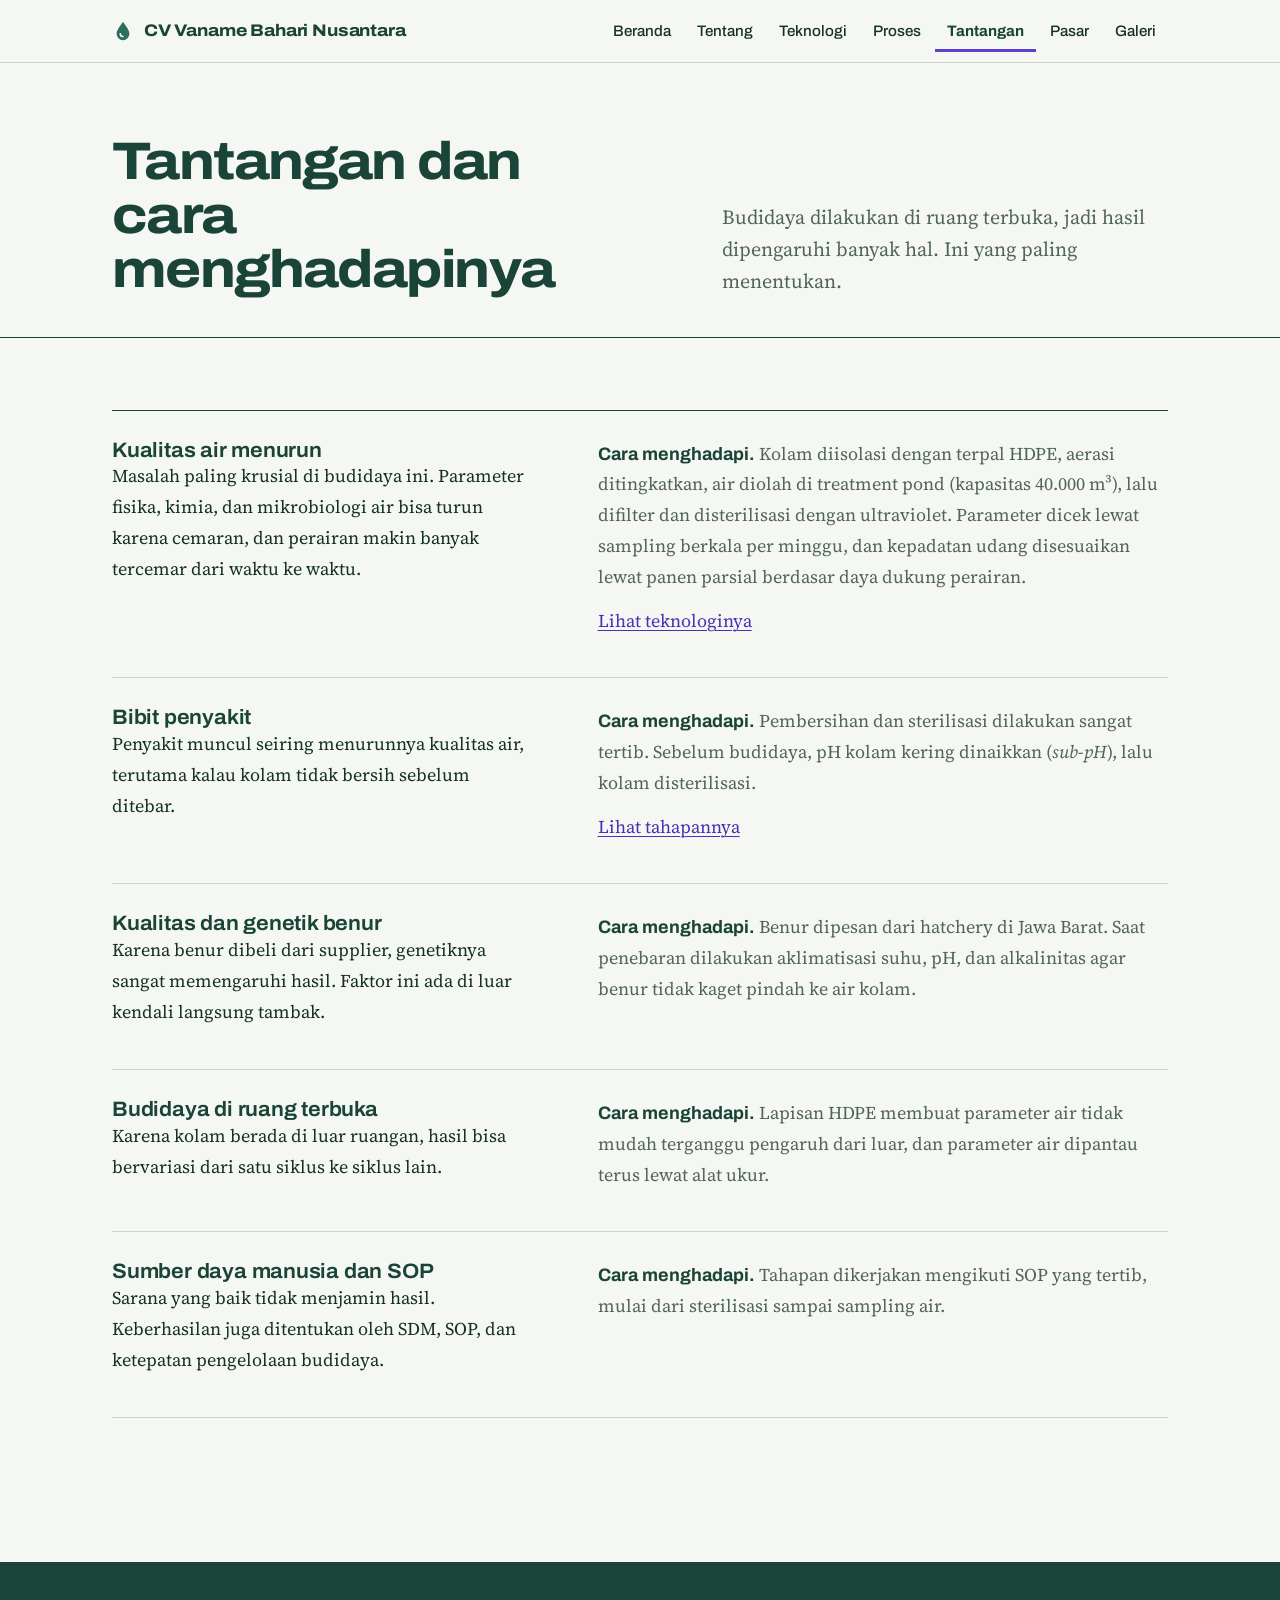
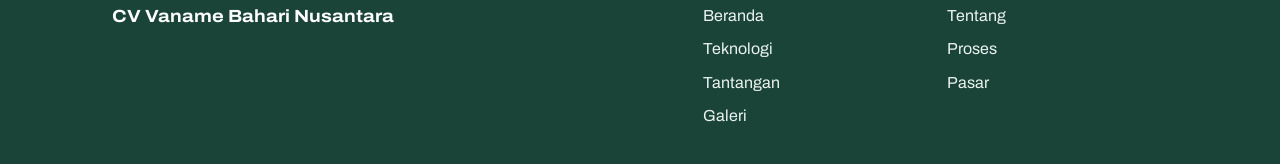
<file: tantangan.html>
<!doctype html>
<html lang="id">
  <head>
    <meta charset="utf-8" />
    <meta name="viewport" content="width=device-width, initial-scale=1" />
    <title>Tantangan | CV Vaname Bahari Nusantara</title>
    <meta
      name="description"
      content="Tantangan budidaya udang vaname dan cara menghadapinya: kualitas air, benur, penyakit, serta faktor manusia dan SOP."
    />
    <meta name="theme-color" content="#1b4439" />
    <link
      rel="icon"
      href="data:image/svg+xml,%3Csvg xmlns='http://www.w3.org/2000/svg' viewBox='0 0 24 24'%3E%3Cpath d='M12 2C8 8 5 11.5 5 15a7 7 0 0 0 14 0c0-3.5-3-7-7-13z' fill='%232e6e5c'/%3E%3C/svg%3E"
    />
    <link rel="preconnect" href="https://fonts.googleapis.com" />
    <link rel="preconnect" href="https://fonts.gstatic.com" crossorigin />
    <link
      href="https://fonts.googleapis.com/css2?family=Archivo:wdth,wght@62..125,100..900&family=Source+Serif+4:ital,opsz,wght@0,8..60,400..700;1,8..60,400..600&display=swap"
      rel="stylesheet"
    />
    <link rel="stylesheet" href="assets/css/style.css" />
  </head>
  <body>
    <a class="skip-link" href="#main">Langsung ke isi halaman</a>
    <header class="site-header">
      <div class="wrap">
        <a class="brand" href="index.html"
          ><svg viewBox="0 0 24 24" aria-hidden="true">
            <path
              d="M12 2C8 8 5 11.5 5 15a7 7 0 0 0 14 0c0-3.5-3-7-7-13z"
              fill="#2e6e5c"
            />
            <path
              d="M9 15a3 3 0 0 0 3 3"
              fill="none"
              stroke="#f5f7f2"
              stroke-width="1.8"
              stroke-linecap="round"
            /></svg
          >CV Vaname Bahari Nusantara</a
        >
        <button
          class="nav-toggle"
          type="button"
          aria-expanded="false"
          aria-controls="site-nav"
        >
          Menu
        </button>
        <nav class="site-nav" id="site-nav" aria-label="Menu utama">
          <ul>
            <li><a href="index.html">Beranda</a></li>
            <li><a href="tentang.html">Tentang</a></li>
            <li><a href="teknologi.html">Teknologi</a></li>
            <li><a href="proses.html">Proses</a></li>
            <li><a href="tantangan.html" aria-current="page">Tantangan</a></li>
            <li><a href="pasar.html">Pasar</a></li>
            <li><a href="galeri.html">Galeri</a></li>
            <!-- <li><a href="tim.html">Tim</a></li> -->
          </ul>
        </nav>
      </div>
    </header>
    <main id="main">
      <section class="page-head">
        <div class="wrap">
          <h1>Tantangan dan cara menghadapinya</h1>
          <p class="lead">
            Budidaya dilakukan di ruang terbuka, jadi hasil dipengaruhi banyak
            hal. Ini yang paling menentukan.
          </p>
        </div>
      </section>

      <section class="section">
        <div class="wrap">
          <div class="challenge">
            <div>
              <h3>Kualitas air menurun</h3>
              <p>
                Masalah paling krusial di budidaya ini. Parameter fisika, kimia,
                dan mikrobiologi air bisa turun karena cemaran, dan perairan
                makin banyak tercemar dari waktu ke waktu.
              </p>
            </div>
            <div class="answer">
              <p>
                <strong>Cara menghadapi.</strong> Kolam diisolasi dengan terpal
                HDPE, aerasi ditingkatkan, air diolah di treatment pond (kapasitas 40.000 m&sup3;),
                lalu difilter dan disterilisasi dengan ultraviolet. Parameter dicek
                lewat sampling berkala per minggu, dan kepadatan udang disesuaikan lewat panen
                parsial berdasar daya dukung perairan.
              </p>
              <p><a href="teknologi.html">Lihat teknologinya</a></p>
            </div>
          </div>

          <div class="challenge">
            <div>
              <h3>Bibit penyakit</h3>
              <p>
                Penyakit muncul seiring menurunnya kualitas air, terutama kalau
                kolam tidak bersih sebelum ditebar.
              </p>
            </div>
            <div class="answer">
              <p>
                <strong>Cara menghadapi.</strong> Pembersihan dan sterilisasi
                dilakukan sangat tertib. Sebelum budidaya, pH kolam kering
                dinaikkan (<em>sub-pH</em>), lalu kolam disterilisasi.
              </p>
              <p><a href="proses.html">Lihat tahapannya</a></p>
            </div>
          </div>

          <div class="challenge">
            <div>
              <h3>Kualitas dan genetik benur</h3>
              <p>
                Karena benur dibeli dari supplier, genetiknya sangat memengaruhi
                hasil. Faktor ini ada di luar kendali langsung tambak.
              </p>
            </div>
            <div class="answer">
              <p>
                <strong>Cara menghadapi.</strong> Benur dipesan dari hatchery di
                Jawa Barat. Saat penebaran dilakukan aklimatisasi suhu, pH, dan
                alkalinitas agar benur tidak kaget pindah ke air kolam.
              </p>
              
            </div>
          </div>

          <div class="challenge">
            <div>
              <h3>Budidaya di ruang terbuka</h3>
              <p>
                Karena kolam berada di luar ruangan, hasil bisa bervariasi dari
                satu siklus ke siklus lain.
              </p>
            </div>
            <div class="answer">
              <p>
                <strong>Cara menghadapi.</strong> Lapisan HDPE membuat parameter
                air tidak mudah terganggu pengaruh dari luar, dan parameter air
                dipantau terus lewat alat ukur.
              </p>
            </div>
          </div>

          <div class="challenge">
            <div>
              <h3>Sumber daya manusia dan SOP</h3>
              <p>
                Sarana yang baik tidak menjamin hasil. Keberhasilan juga
                ditentukan oleh SDM, SOP, dan ketepatan pengelolaan budidaya.
              </p>
            </div>
            <div class="answer">
              <p>
                <strong>Cara menghadapi.</strong> Tahapan dikerjakan mengikuti
                SOP yang tertib, mulai dari sterilisasi sampai sampling air.
              </p>
              
            </div>
          </div>
        </div>
      </section>
    </main>
    <footer class="site-footer">
      <div class="wrap">
        <div>
          <strong>CV Vaname Bahari Nusantara</strong>
          
        </div>
        <nav aria-label="Menu footer">
          <ul>
            <li><a href="index.html">Beranda</a></li>
            <li><a href="tentang.html">Tentang</a></li>
            <li><a href="teknologi.html">Teknologi</a></li>
            <li><a href="proses.html">Proses</a></li>
            <li><a href="tantangan.html">Tantangan</a></li>
            <li><a href="pasar.html">Pasar</a></li>
            <li><a href="galeri.html">Galeri</a></li>
            <!-- <li><a href="tim.html">Tim</a></li> -->
          </ul>
        </nav>
      </div>
    </footer>
    <script src="assets/js/main.js"></script>
  </body>
</html>
</file>
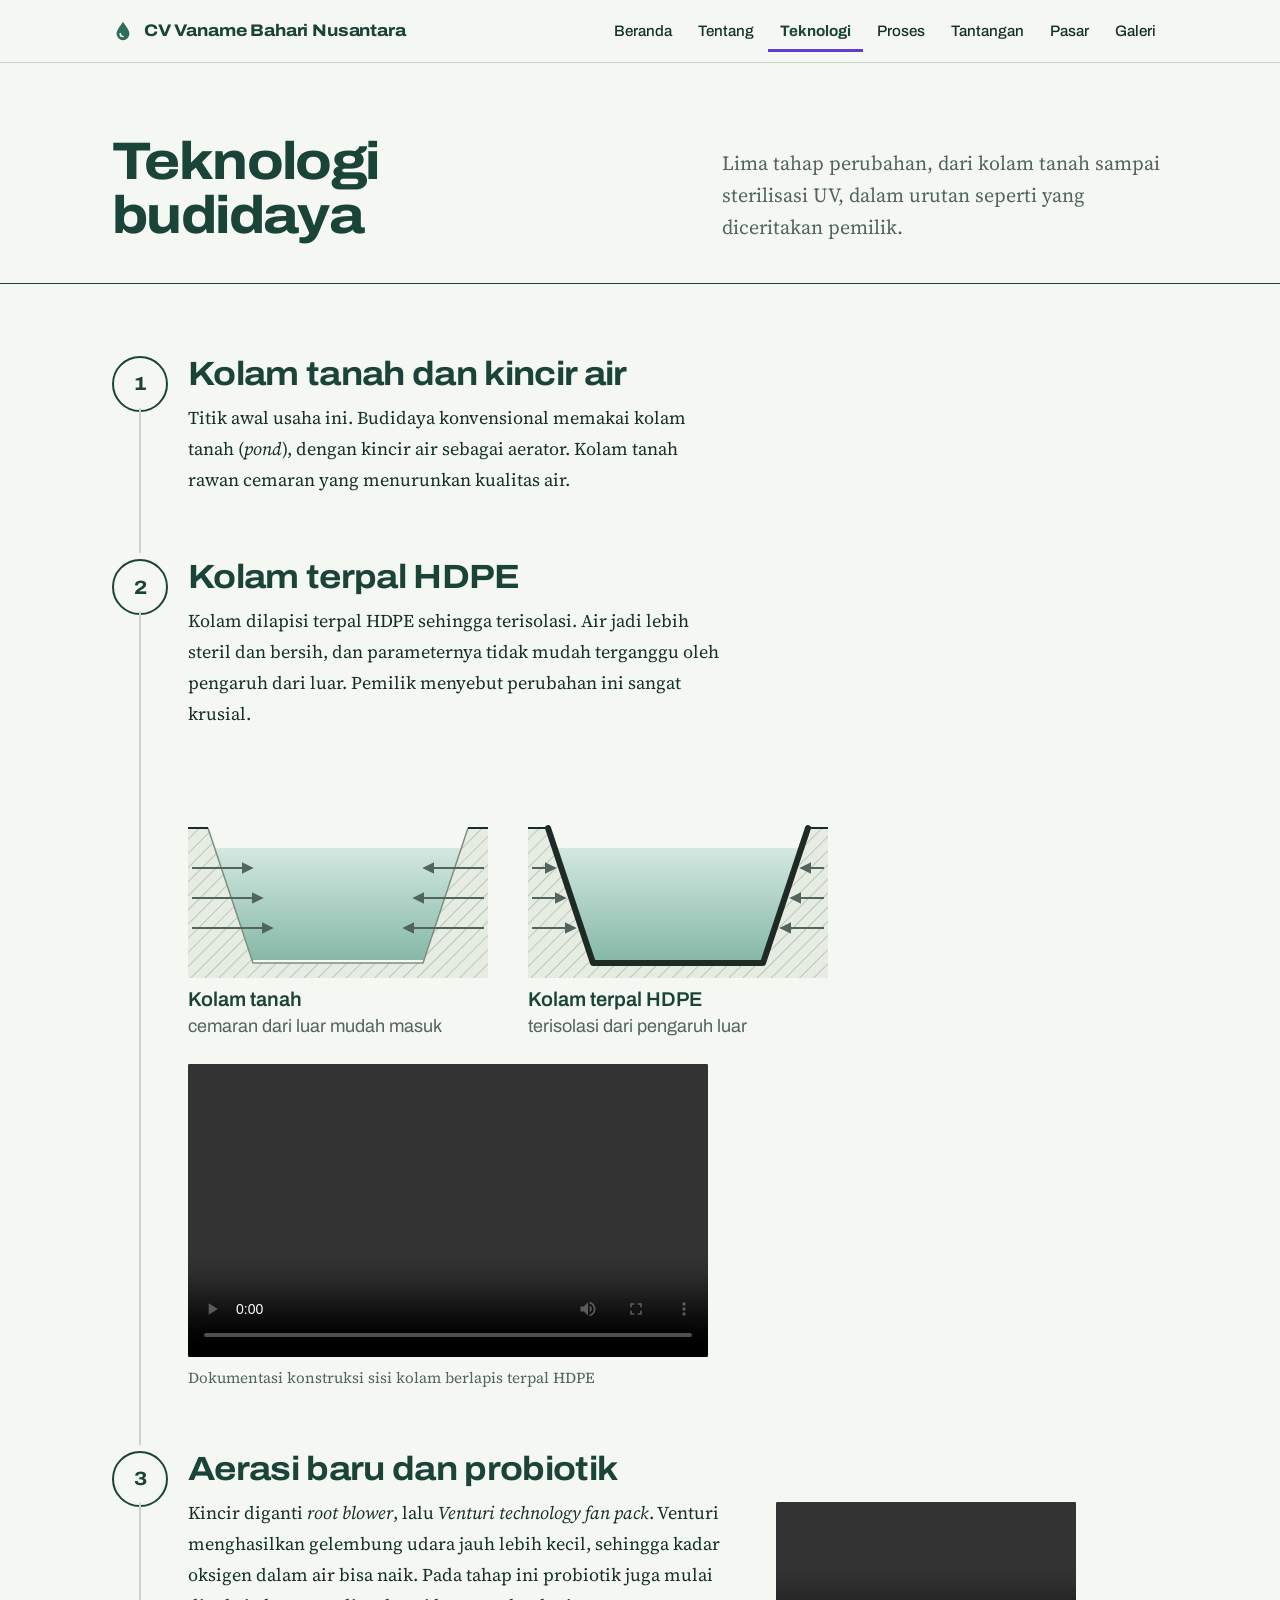
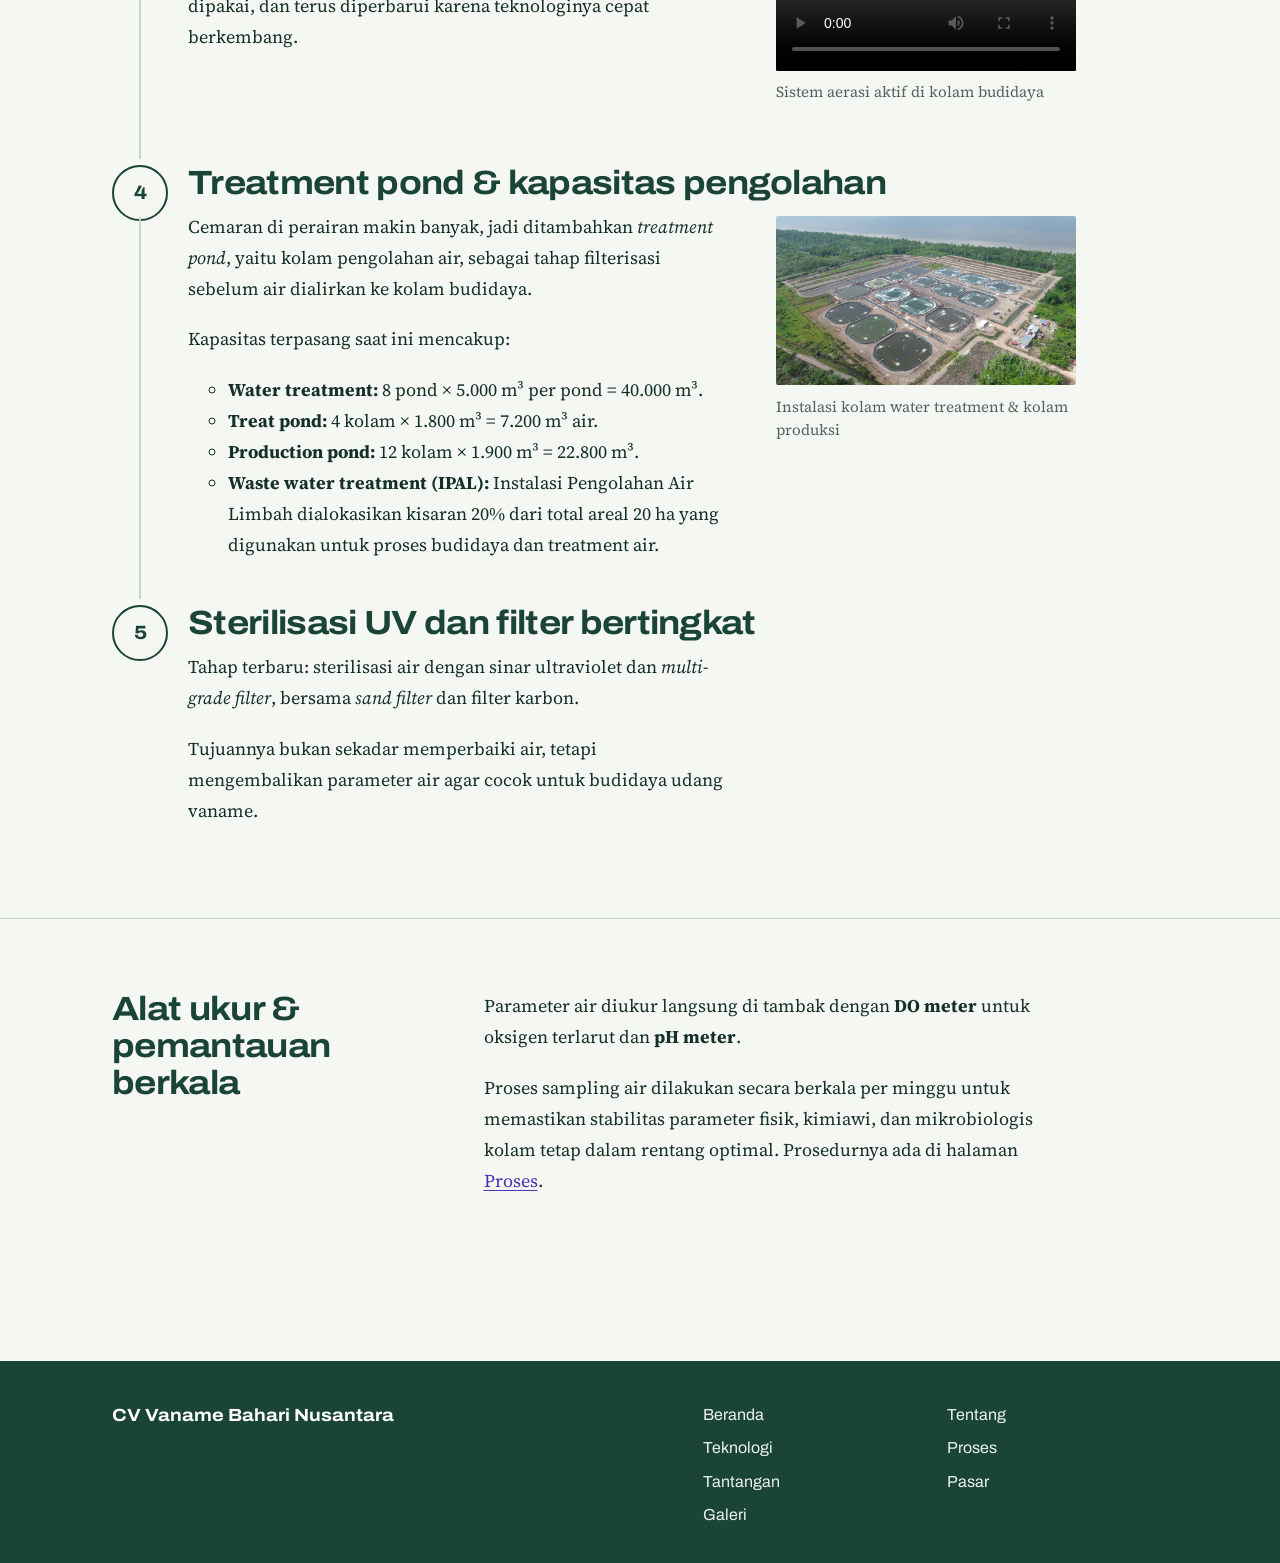
<file: teknologi.html>
<!doctype html>
<html lang="id">
  <head>
    <meta charset="utf-8" />
    <meta name="viewport" content="width=device-width, initial-scale=1" />
    <title>Teknologi | CV Vaname Bahari Nusantara</title>
    <meta
      name="description"
      content="Perkembangan teknologi budidaya udang vaname: kolam terpal HDPE, aerasi root blower dan venturi, probiotik, treatment pond, filter, dan sterilisasi UV."
    />
    <meta name="theme-color" content="#1b4439" />
    <link
      rel="icon"
      href="data:image/svg+xml,%3Csvg xmlns='http://www.w3.org/2000/svg' viewBox='0 0 24 24'%3E%3Cpath d='M12 2C8 8 5 11.5 5 15a7 7 0 0 0 14 0c0-3.5-3-7-7-13z' fill='%232e6e5c'/%3E%3C/svg%3E"
    />
    <link rel="preconnect" href="https://fonts.googleapis.com" />
    <link rel="preconnect" href="https://fonts.gstatic.com" crossorigin />
    <link
      href="https://fonts.googleapis.com/css2?family=Archivo:wdth,wght@62..125,100..900&family=Source+Serif+4:ital,opsz,wght@0,8..60,400..700;1,8..60,400..600&display=swap"
      rel="stylesheet"
    />
    <link rel="stylesheet" href="assets/css/style.css" />
  </head>
  <body>
    <a class="skip-link" href="#main">Langsung ke isi halaman</a>
    <header class="site-header">
      <div class="wrap">
        <a class="brand" href="index.html"
          ><svg viewBox="0 0 24 24" aria-hidden="true">
            <path
              d="M12 2C8 8 5 11.5 5 15a7 7 0 0 0 14 0c0-3.5-3-7-7-13z"
              fill="#2e6e5c"
            />
            <path
              d="M9 15a3 3 0 0 0 3 3"
              fill="none"
              stroke="#f5f7f2"
              stroke-width="1.8"
              stroke-linecap="round"
            /></svg
          >CV Vaname Bahari Nusantara</a
        >
        <button
          class="nav-toggle"
          type="button"
          aria-expanded="false"
          aria-controls="site-nav"
        >
          Menu
        </button>
        <nav class="site-nav" id="site-nav" aria-label="Menu utama">
          <ul>
            <li><a href="index.html">Beranda</a></li>
            <li><a href="tentang.html">Tentang</a></li>
            <li><a href="teknologi.html" aria-current="page">Teknologi</a></li>
            <li><a href="proses.html">Proses</a></li>
            <li><a href="tantangan.html">Tantangan</a></li>
            <li><a href="pasar.html">Pasar</a></li>
            <li><a href="galeri.html">Galeri</a></li>
            <!-- <li><a href="tim.html">Tim</a></li> -->
          </ul>
        </nav>
      </div>
    </header>
    <main id="main">
      <section class="page-head">
        <div class="wrap">
          <h1>Teknologi budidaya</h1>
          <p class="lead">
            Lima tahap perubahan, dari kolam tanah sampai sterilisasi UV, dalam
            urutan seperti yang diceritakan pemilik.
          </p>
        </div>
      </section>

      <section class="section">
        <div class="wrap">
          <ol class="stages">
            <li>
              <span class="stage-no" aria-hidden="true"></span>
              <div class="stage-body">
                <h2>Kolam tanah dan kincir air</h2>
                <p>
                  Titik awal usaha ini. Budidaya konvensional memakai kolam
                  tanah (<em>pond</em>), dengan kincir air sebagai aerator.
                  Kolam tanah rawan cemaran yang menurunkan kualitas air.
                </p>
              </div>
            </li>
            <li>
              <span class="stage-no" aria-hidden="true"></span>
              <div class="stage-body">
                <h2>Kolam terpal HDPE</h2>
                <p>
                  Kolam dilapisi terpal HDPE sehingga terisolasi. Air jadi lebih
                  steril dan bersih, dan parameternya tidak mudah terganggu oleh
                  pengaruh dari luar. Pemilik menyebut perubahan ini sangat
                  krusial.
                </p>
                <figure class="compare-fig">
                  <svg
                    viewBox="0 0 640 276"
                    role="img"
                    aria-labelledby="cmp-title"
                  >
                    <title id="cmp-title">
                      Perbandingan kolam tanah, tempat cemaran dari luar mudah
                      masuk, dengan kolam terpal HDPE, yang terisolasi dari
                      pengaruh luar
                    </title>
                    <defs>
                      <pattern
                        id="earth2"
                        width="10"
                        height="10"
                        patternUnits="userSpaceOnUse"
                        patternTransform="rotate(45)"
                      >
                        <line
                          x1="0"
                          y1="0"
                          x2="0"
                          y2="10"
                          stroke="#b9c7bb"
                          stroke-width="2"
                        />
                      </pattern>
                      <linearGradient id="water2" x1="0" y1="0" x2="0" y2="1">
                        <stop offset="0" stop-color="#d3e8e0" />
                        <stop offset="1" stop-color="#86b9a7" />
                      </linearGradient>
                      <marker
                        id="arr"
                        viewBox="0 0 10 10"
                        refX="8"
                        refY="5"
                        markerWidth="6"
                        markerHeight="6"
                        orient="auto-start-reverse"
                      >
                        <path d="M0 0L10 5L0 10z" fill="#52645e" />
                      </marker>
                    </defs>
                    <g transform="translate(0,0)">
                      <rect
                        x="0"
                        y="60"
                        width="300"
                        height="150"
                        fill="#e6ece1"
                      />
                      <rect
                        x="0"
                        y="60"
                        width="300"
                        height="150"
                        fill="url(#earth2)"
                      />
                      <polygon
                        points="20,60 280,60 235,195 65,195"
                        fill="#f5f7f2"
                      />
                      <polygon
                        points="26.7,80 273.3,80 235.8,192 64.2,192"
                        fill="url(#water2)"
                      />
                      <polyline
                        points="20,60 65,195 235,195 280,60"
                        fill="none"
                        stroke="#7d8f84"
                        stroke-width="1.5"
                      />
                      <line
                        x1="0"
                        y1="60"
                        x2="20"
                        y2="60"
                        stroke="#15302a"
                        stroke-width="2"
                      />
                      <line
                        x1="280"
                        y1="60"
                        x2="300"
                        y2="60"
                        stroke="#15302a"
                        stroke-width="2"
                      />
                      <line
                        x1="4"
                        y1="100"
                        x2="63.3"
                        y2="100"
                        stroke="#52645e"
                        stroke-width="2"
                        marker-end="url(#arr)"
                      />
                      <line
                        x1="296"
                        y1="100"
                        x2="236.7"
                        y2="100"
                        stroke="#52645e"
                        stroke-width="2"
                        marker-end="url(#arr)"
                      />
                      <line
                        x1="4"
                        y1="130"
                        x2="73.3"
                        y2="130"
                        stroke="#52645e"
                        stroke-width="2"
                        marker-end="url(#arr)"
                      />
                      <line
                        x1="296"
                        y1="130"
                        x2="226.7"
                        y2="130"
                        stroke="#52645e"
                        stroke-width="2"
                        marker-end="url(#arr)"
                      />
                      <line
                        x1="4"
                        y1="160"
                        x2="83.3"
                        y2="160"
                        stroke="#52645e"
                        stroke-width="2"
                        marker-end="url(#arr)"
                      />
                      <line
                        x1="296"
                        y1="160"
                        x2="216.7"
                        y2="160"
                        stroke="#52645e"
                        stroke-width="2"
                        marker-end="url(#arr)"
                      />
                    </g>
                    <g transform="translate(340,0)">
                      <rect
                        x="0"
                        y="60"
                        width="300"
                        height="150"
                        fill="#e6ece1"
                      />
                      <rect
                        x="0"
                        y="60"
                        width="300"
                        height="150"
                        fill="url(#earth2)"
                      />
                      <polygon
                        points="20,60 280,60 235,195 65,195"
                        fill="#f5f7f2"
                      />
                      <polygon
                        points="26.7,80 273.3,80 235.8,192 64.2,192"
                        fill="url(#water2)"
                      />
                      <polyline
                        points="20,60 65,195 235,195 280,60"
                        fill="none"
                        stroke="#1d2a26"
                        stroke-width="6"
                        stroke-linejoin="round"
                        stroke-linecap="round"
                      />
                      <line
                        x1="0"
                        y1="60"
                        x2="20"
                        y2="60"
                        stroke="#15302a"
                        stroke-width="2"
                      />
                      <line
                        x1="280"
                        y1="60"
                        x2="300"
                        y2="60"
                        stroke="#15302a"
                        stroke-width="2"
                      />
                      <line
                        x1="4"
                        y1="100"
                        x2="26.3"
                        y2="100"
                        stroke="#52645e"
                        stroke-width="2"
                        marker-end="url(#arr)"
                      />
                      <line
                        x1="296"
                        y1="100"
                        x2="273.7"
                        y2="100"
                        stroke="#52645e"
                        stroke-width="2"
                        marker-end="url(#arr)"
                      />
                      <line
                        x1="4"
                        y1="130"
                        x2="36.3"
                        y2="130"
                        stroke="#52645e"
                        stroke-width="2"
                        marker-end="url(#arr)"
                      />
                      <line
                        x1="296"
                        y1="130"
                        x2="263.7"
                        y2="130"
                        stroke="#52645e"
                        stroke-width="2"
                        marker-end="url(#arr)"
                      />
                      <line
                        x1="4"
                        y1="160"
                        x2="46.3"
                        y2="160"
                        stroke="#52645e"
                        stroke-width="2"
                        marker-end="url(#arr)"
                      />
                      <line
                        x1="296"
                        y1="160"
                        x2="253.7"
                        y2="160"
                        stroke="#52645e"
                        stroke-width="2"
                        marker-end="url(#arr)"
                      />
                    </g>
                    <text x="0" y="238">Kolam tanah</text>
                    <text class="sub" x="0" y="264">
                      cemaran dari luar mudah masuk
                    </text>
                    <text x="340" y="238">Kolam terpal HDPE</text>
                    <text class="sub" x="340" y="264">
                      terisolasi dari pengaruh luar
                    </text>
                  </svg>
                  
                </figure>
                <div class="stage-media" style="margin-top: 20px;">
                  <figure class="photo">
                    <video
                      controls
                      preload="metadata"
                      style="width: 100%; aspect-ratio: 16/9; object-fit: cover; border-radius: 2px; background: #000;"
                    >
                      <source
                        src="assets/img/ViewSampingKolamKering.mp4"
                        type="video/mp4"
                      />
                    </video>
                  </figure>
                  <p class="small">Dokumentasi konstruksi sisi kolam berlapis terpal HDPE</p>
                </div>
              </div>
            </li>
            <li>
              <span class="stage-no" aria-hidden="true"></span>
              <div class="stage-body">
                <h2>Aerasi baru dan probiotik</h2>
                <p>
                  Kincir diganti <em>root blower</em>, lalu
                  <em>Venturi technology fan pack</em>. Venturi menghasilkan
                  gelembung udara jauh lebih kecil, sehingga kadar oksigen dalam
                  air bisa naik. Pada tahap ini probiotik juga mulai dipakai,
                  dan terus diperbarui karena teknologinya cepat berkembang.
                </p>
                <div class="stage-media stage-media--small">
                  <figure class="photo">
                    <video
                      controls
                      preload="metadata"
                      style="width: 100%; aspect-ratio: 16/9; object-fit: cover; border-radius: 2px; background: #000;"
                    >
                      <source
                        src="assets/img/ViewKolamTambakDariSamping.mp4"
                        type="video/mp4"
                      />
                    </video>
                  </figure>
                  <p class="small">Sistem aerasi aktif di kolam budidaya</p>
                </div>
              </div>
            </li>
            <li>
              <span class="stage-no" aria-hidden="true"></span>
              <div class="stage-body">
                <h2>Treatment pond &amp; kapasitas pengolahan</h2>
                <p>
                  Cemaran di perairan makin banyak, jadi ditambahkan
                  <em>treatment pond</em>, yaitu kolam pengolahan air, sebagai
                  tahap filterisasi sebelum air dialirkan ke kolam budidaya.
                </p>
                <p>
                  Kapasitas terpasang saat ini mencakup:
                </p>
                <ul>
                  <li><strong>Water treatment:</strong> 8 pond &times; 5.000 m&sup3; per pond = 40.000 m&sup3;.</li>
                  <li><strong>Treat pond:</strong> 4 kolam &times; 1.800 m&sup3; = 7.200 m&sup3; air.</li>
                  <li><strong>Production pond:</strong> 12 kolam &times; 1.900 m&sup3; = 22.800 m&sup3;.</li>
                  <li><strong>Waste water treatment (IPAL):</strong> Instalasi Pengolahan Air Limbah dialokasikan kisaran 20% dari total areal 20 ha yang digunakan untuk proses budidaya dan treatment air.</li>
                </ul>
                <div class="stage-media stage-media--small">
                  <figure class="photo">
                    <img
                      src="assets/img/TambakAerialView1.jpg"
                      alt="Tata letak kolam water treatment dan kolam produksi tampak udara"
                      loading="lazy"
                      style="width: 100%; border-radius: 2px;"
                    />
                  </figure>
                  <p class="small">Instalasi kolam water treatment &amp; kolam produksi</p>
                </div>
              </div>
            </li>
            <li>
              <span class="stage-no" aria-hidden="true"></span>
              <div class="stage-body">
                <h2>Sterilisasi UV dan filter bertingkat</h2>
                <p>
                  Tahap terbaru: sterilisasi air dengan sinar ultraviolet dan
                  <em>multi-grade filter</em>, bersama <em>sand filter</em> dan
                  filter karbon.
                </p>
                <p>
                  Tujuannya bukan sekadar memperbaiki air, tetapi mengembalikan
                  parameter air agar cocok untuk budidaya udang vaname.
                </p>
              </div>
            </li>
          </ol>
        </div>
      </section>

      <section class="section">
        <div class="wrap row">
          <div><h2>Alat ukur &amp; pemantauan berkala</h2></div>
          <div class="prose">
            <p>
              Parameter air diukur langsung di tambak dengan
              <strong>DO meter</strong> untuk oksigen terlarut dan
              <strong>pH meter</strong>.
            </p>
            <p>
              Proses sampling air dilakukan secara berkala per minggu untuk
              memastikan stabilitas parameter fisik, kimiawi, dan mikrobiologis
              kolam tetap dalam rentang optimal. Prosedurnya ada di halaman
              <a href="proses.html">Proses</a>.
            </p>
          </div>
        </div>
      </section>
    </main>
    <footer class="site-footer">
      <div class="wrap">
        <div>
          <strong>CV Vaname Bahari Nusantara</strong>
          
        </div>
        <nav aria-label="Menu footer">
          <ul>
            <li><a href="index.html">Beranda</a></li>
            <li><a href="tentang.html">Tentang</a></li>
            <li><a href="teknologi.html">Teknologi</a></li>
            <li><a href="proses.html">Proses</a></li>
            <li><a href="tantangan.html">Tantangan</a></li>
            <li><a href="pasar.html">Pasar</a></li>
            <li><a href="galeri.html">Galeri</a></li>
            <!-- <li><a href="tim.html">Tim</a></li> -->
          </ul>
        </nav>
      </div>
    </footer>
    <script src="assets/js/main.js"></script>
  </body>
</html>
</file>
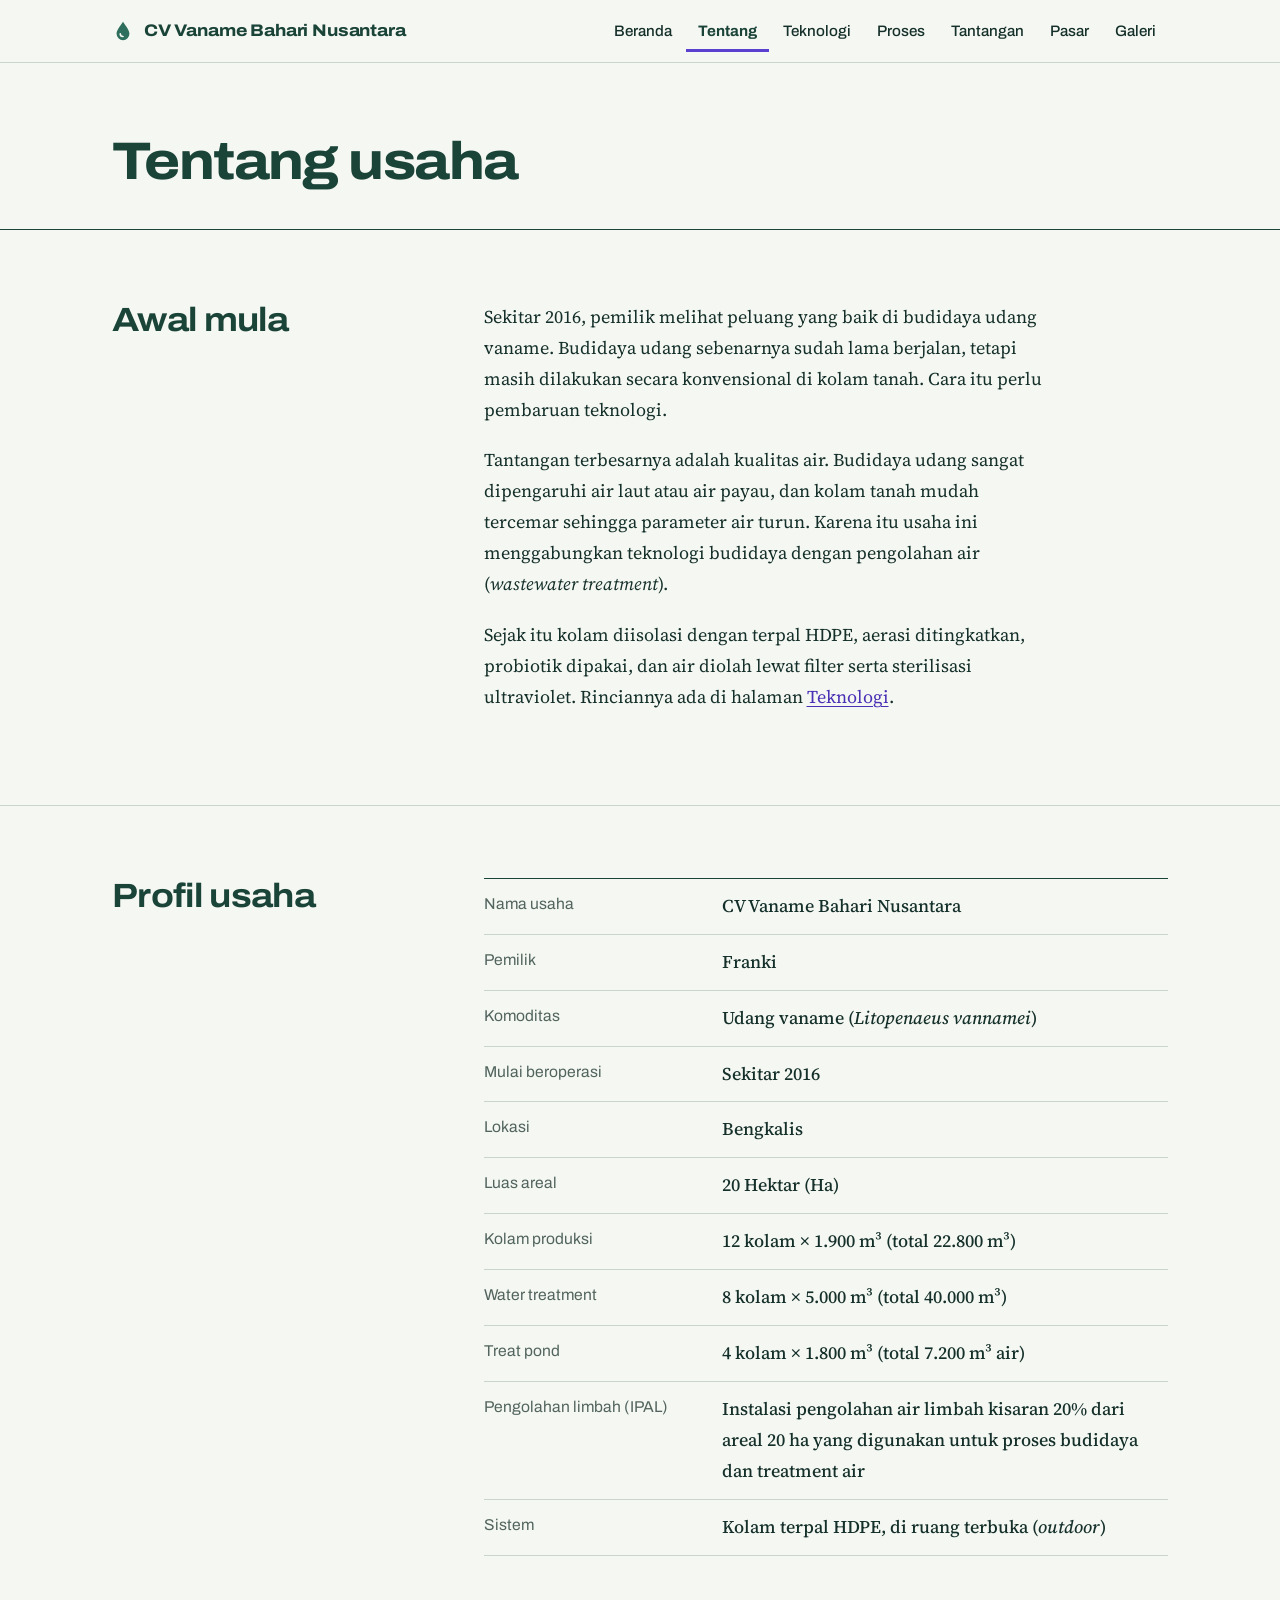
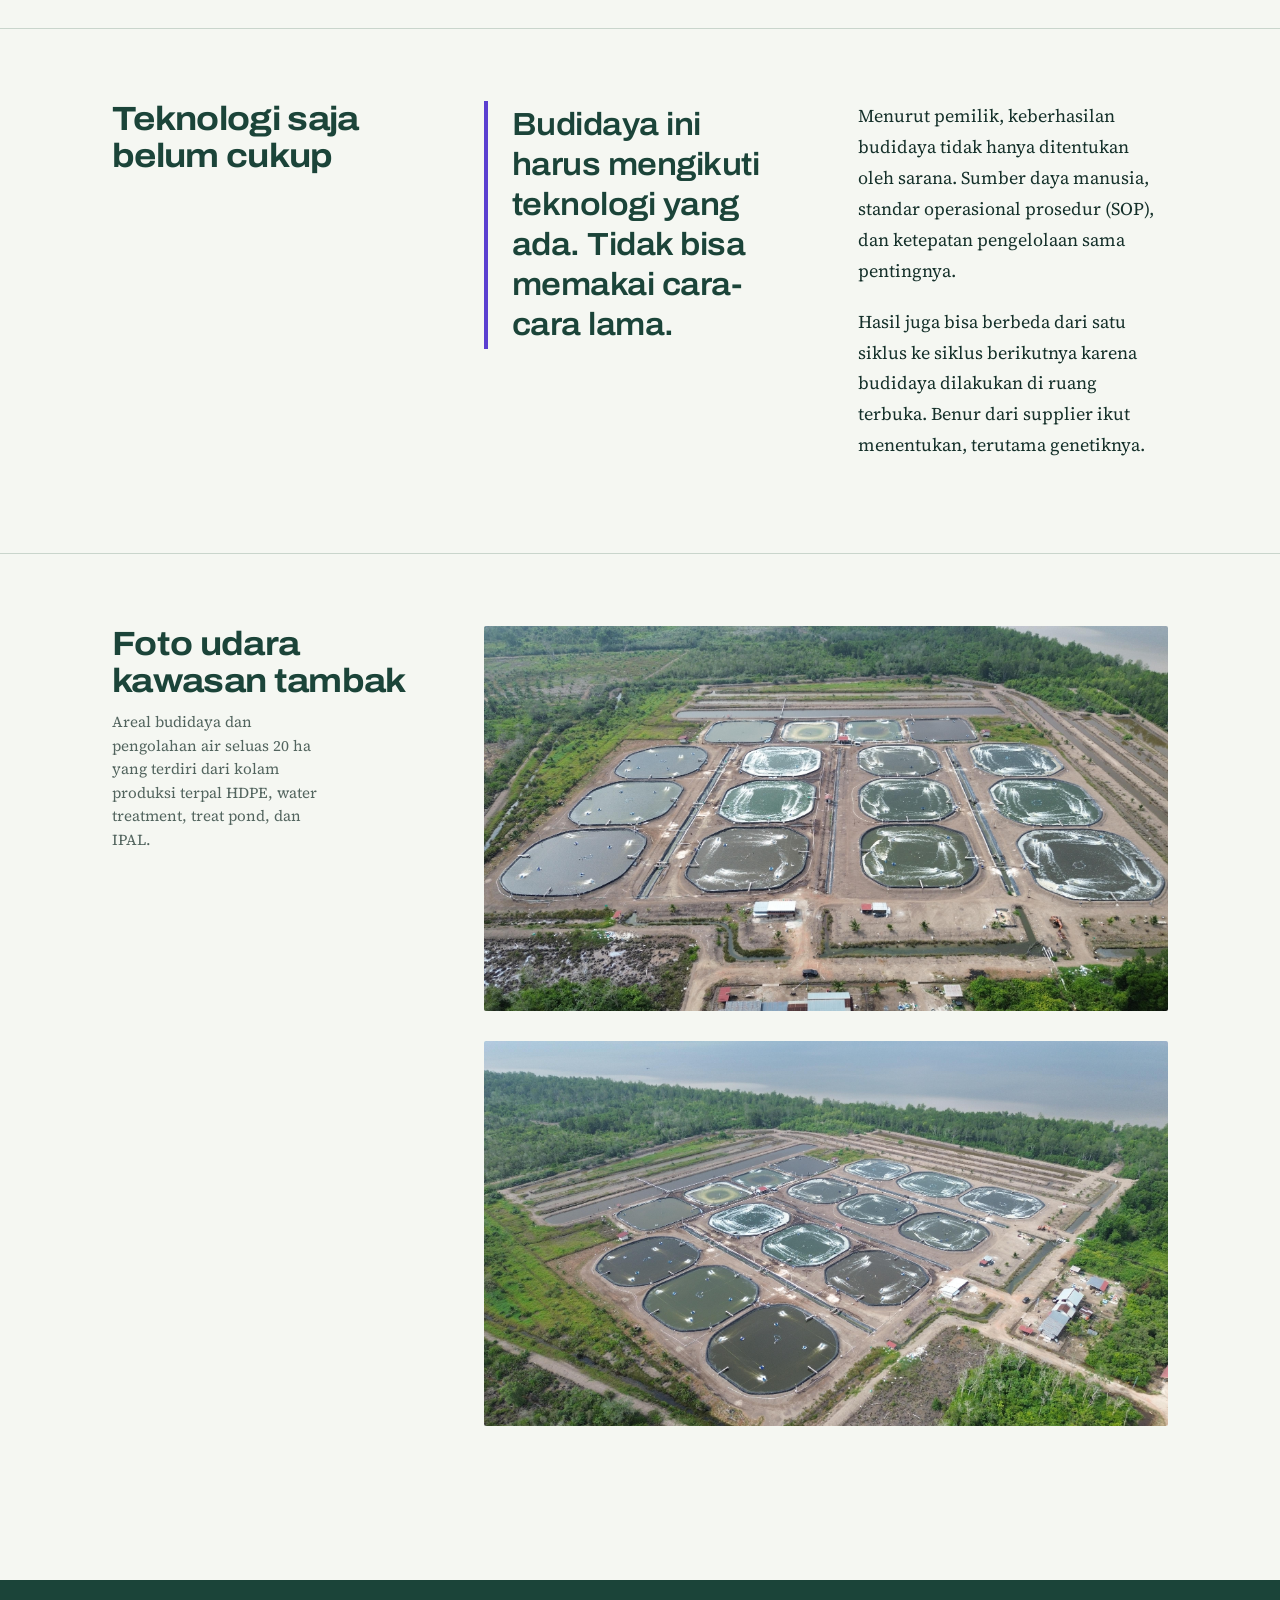
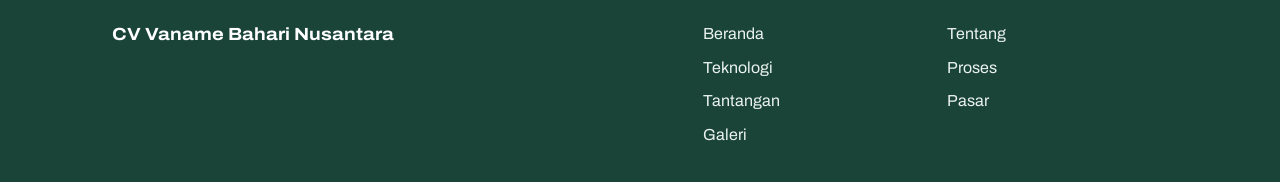
<file: tentang.html>
<!doctype html>
<html lang="id">
  <head>
    <meta charset="utf-8" />
    <meta name="viewport" content="width=device-width, initial-scale=1" />
    <title>Tentang usaha | CV Vaname Bahari Nusantara</title>
    <meta
      name="description"
      content="Profil dan sejarah usaha budidaya udang vaname: dari tambak tradisional menjadi tambak berteknologi."
    />
    <meta name="theme-color" content="#1b4439" />
    <link
      rel="icon"
      href="data:image/svg+xml,%3Csvg xmlns='http://www.w3.org/2000/svg' viewBox='0 0 24 24'%3E%3Cpath d='M12 2C8 8 5 11.5 5 15a7 7 0 0 0 14 0c0-3.5-3-7-7-13z' fill='%232e6e5c'/%3E%3C/svg%3E"
    />
    <link rel="preconnect" href="https://fonts.googleapis.com" />
    <link rel="preconnect" href="https://fonts.gstatic.com" crossorigin />
    <link
      href="https://fonts.googleapis.com/css2?family=Archivo:wdth,wght@62..125,100..900&family=Source+Serif+4:ital,opsz,wght@0,8..60,400..700;1,8..60,400..600&display=swap"
      rel="stylesheet"
    />
    <link rel="stylesheet" href="assets/css/style.css" />
  </head>
  <body>
    <a class="skip-link" href="#main">Langsung ke isi halaman</a>
    <header class="site-header">
      <div class="wrap">
        <a class="brand" href="index.html"
          ><svg viewBox="0 0 24 24" aria-hidden="true">
            <path
              d="M12 2C8 8 5 11.5 5 15a7 7 0 0 0 14 0c0-3.5-3-7-7-13z"
              fill="#2e6e5c"
            />
            <path
              d="M9 15a3 3 0 0 0 3 3"
              fill="none"
              stroke="#f5f7f2"
              stroke-width="1.8"
              stroke-linecap="round"
            /></svg
          >CV Vaname Bahari Nusantara</a
        >
        <button
          class="nav-toggle"
          type="button"
          aria-expanded="false"
          aria-controls="site-nav"
        >
          Menu
        </button>
        <nav class="site-nav" id="site-nav" aria-label="Menu utama">
          <ul>
            <li><a href="index.html">Beranda</a></li>
            <li><a href="tentang.html" aria-current="page">Tentang</a></li>
            <li><a href="teknologi.html">Teknologi</a></li>
            <li><a href="proses.html">Proses</a></li>
            <li><a href="tantangan.html">Tantangan</a></li>
            <li><a href="pasar.html">Pasar</a></li>
            <li><a href="galeri.html">Galeri</a></li>
            <!-- <li><a href="tim.html">Tim</a></li> -->
          </ul>
        </nav>
      </div>
    </header>
    <main id="main">
      <section class="page-head">
        <div class="wrap">
          <h1>Tentang usaha</h1>

        </div>
      </section>

      <section class="section">
        <div class="wrap row">
          <div><h2>Awal mula</h2></div>
          <div class="prose">
            <p>
              Sekitar 2016, pemilik melihat peluang yang baik di budidaya udang
              vaname. Budidaya udang sebenarnya sudah lama berjalan, tetapi
              masih dilakukan secara konvensional di kolam tanah. Cara itu perlu
              pembaruan teknologi.
            </p>
            <p>
              Tantangan terbesarnya adalah kualitas air. Budidaya udang sangat
              dipengaruhi air laut atau air payau, dan kolam tanah mudah
              tercemar sehingga parameter air turun. Karena itu usaha ini
              menggabungkan teknologi budidaya dengan pengolahan air (<em
                >wastewater treatment</em
              >).
            </p>
            <p>
              Sejak itu kolam diisolasi dengan terpal HDPE, aerasi ditingkatkan,
              probiotik dipakai, dan air diolah lewat filter serta sterilisasi
              ultraviolet. Rinciannya ada di halaman
              <a href="teknologi.html">Teknologi</a>.
            </p>
          </div>
        </div>
      </section>

      <section class="section">
        <div class="wrap row">
          <div><h2>Profil usaha</h2></div>
          <div>
            <dl class="profile">
              <div>
                <dt>Nama usaha</dt>
                <dd>CV Vaname Bahari Nusantara</dd>
              </div>
              <div>
                <dt>Pemilik</dt>
                <dd>Franki</dd>
              </div>
              <div>
                <dt>Komoditas</dt>
                <dd>Udang vaname (<em>Litopenaeus vannamei</em>)</dd>
              </div>
              <div>
                <dt>Mulai beroperasi</dt>
                <dd>Sekitar 2016</dd>
              </div>
              <div>
                <dt>Lokasi</dt>
                <dd>Bengkalis</dd>
              </div>
              <div>
                <dt>Luas areal</dt>
                <dd>20 Hektar (Ha)</dd>
              </div>
              <div>
                <dt>Kolam produksi</dt>
                <dd>12 kolam &times; 1.900 m&sup3; (total 22.800 m&sup3;)</dd>
              </div>
              <div>
                <dt>Water treatment</dt>
                <dd>8 kolam &times; 5.000 m&sup3; (total 40.000 m&sup3;)</dd>
              </div>
              <div>
                <dt>Treat pond</dt>
                <dd>4 kolam &times; 1.800 m&sup3; (total 7.200 m&sup3; air)</dd>
              </div>
              <div>
                <dt>Pengolahan limbah (IPAL)</dt>
                <dd>
                  Instalasi pengolahan air limbah kisaran 20% dari areal 20 ha yang
                  digunakan untuk proses budidaya dan treatment air
                </dd>
              </div>
              <div>
                <dt>Sistem</dt>
                <dd>Kolam terpal HDPE, di ruang terbuka (<em>outdoor</em>)</dd>
              </div>
            </dl>
          </div>
        </div>
      </section>

      <section class="section">
        <div class="wrap row">
          <div><h2>Teknologi saja belum cukup</h2></div>
          <div class="split">
            <blockquote class="pull">
              Budidaya ini harus mengikuti teknologi yang ada. Tidak bisa
              memakai cara-cara lama.
            </blockquote>
            <div>
              <p>
                Menurut pemilik, keberhasilan budidaya tidak hanya ditentukan
                oleh sarana. Sumber daya manusia, standar operasional prosedur
                (SOP), dan ketepatan pengelolaan sama pentingnya.
              </p>
              <p>
                Hasil juga bisa berbeda dari satu siklus ke siklus berikutnya
                karena budidaya dilakukan di ruang terbuka. Benur dari supplier
                ikut menentukan, terutama genetiknya.
              </p>
            </div>
          </div>
        </div>
      </section>

      <section class="section">
        <div class="wrap row">
          <div>
            <h2>Foto udara kawasan tambak</h2>
            <p class="small">
              Areal budidaya dan pengolahan air seluas 20 ha yang terdiri dari kolam
              produksi terpal HDPE, water treatment, treat pond, dan IPAL.
            </p>
          </div>
          <div>
            <figure class="photo" style="margin-bottom: 20px;">
              <img
                src="assets/img/TambakAerialView2.jpg"
                alt="Foto udara tambak udang vaname CV Vaname Bahari Nusantara"
                loading="lazy"
                style="width: 100%; border-radius: 2px;"
              />
            </figure>
            <figure class="photo">
              <img
                src="assets/img/TambakAerialView1.jpg"
                alt="Lanskap kolam terpal HDPE dan instalasi perairan CV Vaname Bahari Nusantara"
                loading="lazy"
                style="width: 100%; border-radius: 2px;"
              />
            </figure>
          </div>
        </div>
      </section>
    </main>
    <footer class="site-footer">
      <div class="wrap">
        <div>
          <strong>CV Vaname Bahari Nusantara</strong>
          
        </div>
        <nav aria-label="Menu footer">
          <ul>
            <li><a href="index.html">Beranda</a></li>
            <li><a href="tentang.html">Tentang</a></li>
            <li><a href="teknologi.html">Teknologi</a></li>
            <li><a href="proses.html">Proses</a></li>
            <li><a href="tantangan.html">Tantangan</a></li>
            <li><a href="pasar.html">Pasar</a></li>
            <li><a href="galeri.html">Galeri</a></li>
            <!-- <li><a href="tim.html">Tim</a></li> -->
          </ul>
        </nav>
      </div>
    </footer>
    <script src="assets/js/main.js"></script>
  </body>
</html>
</file>
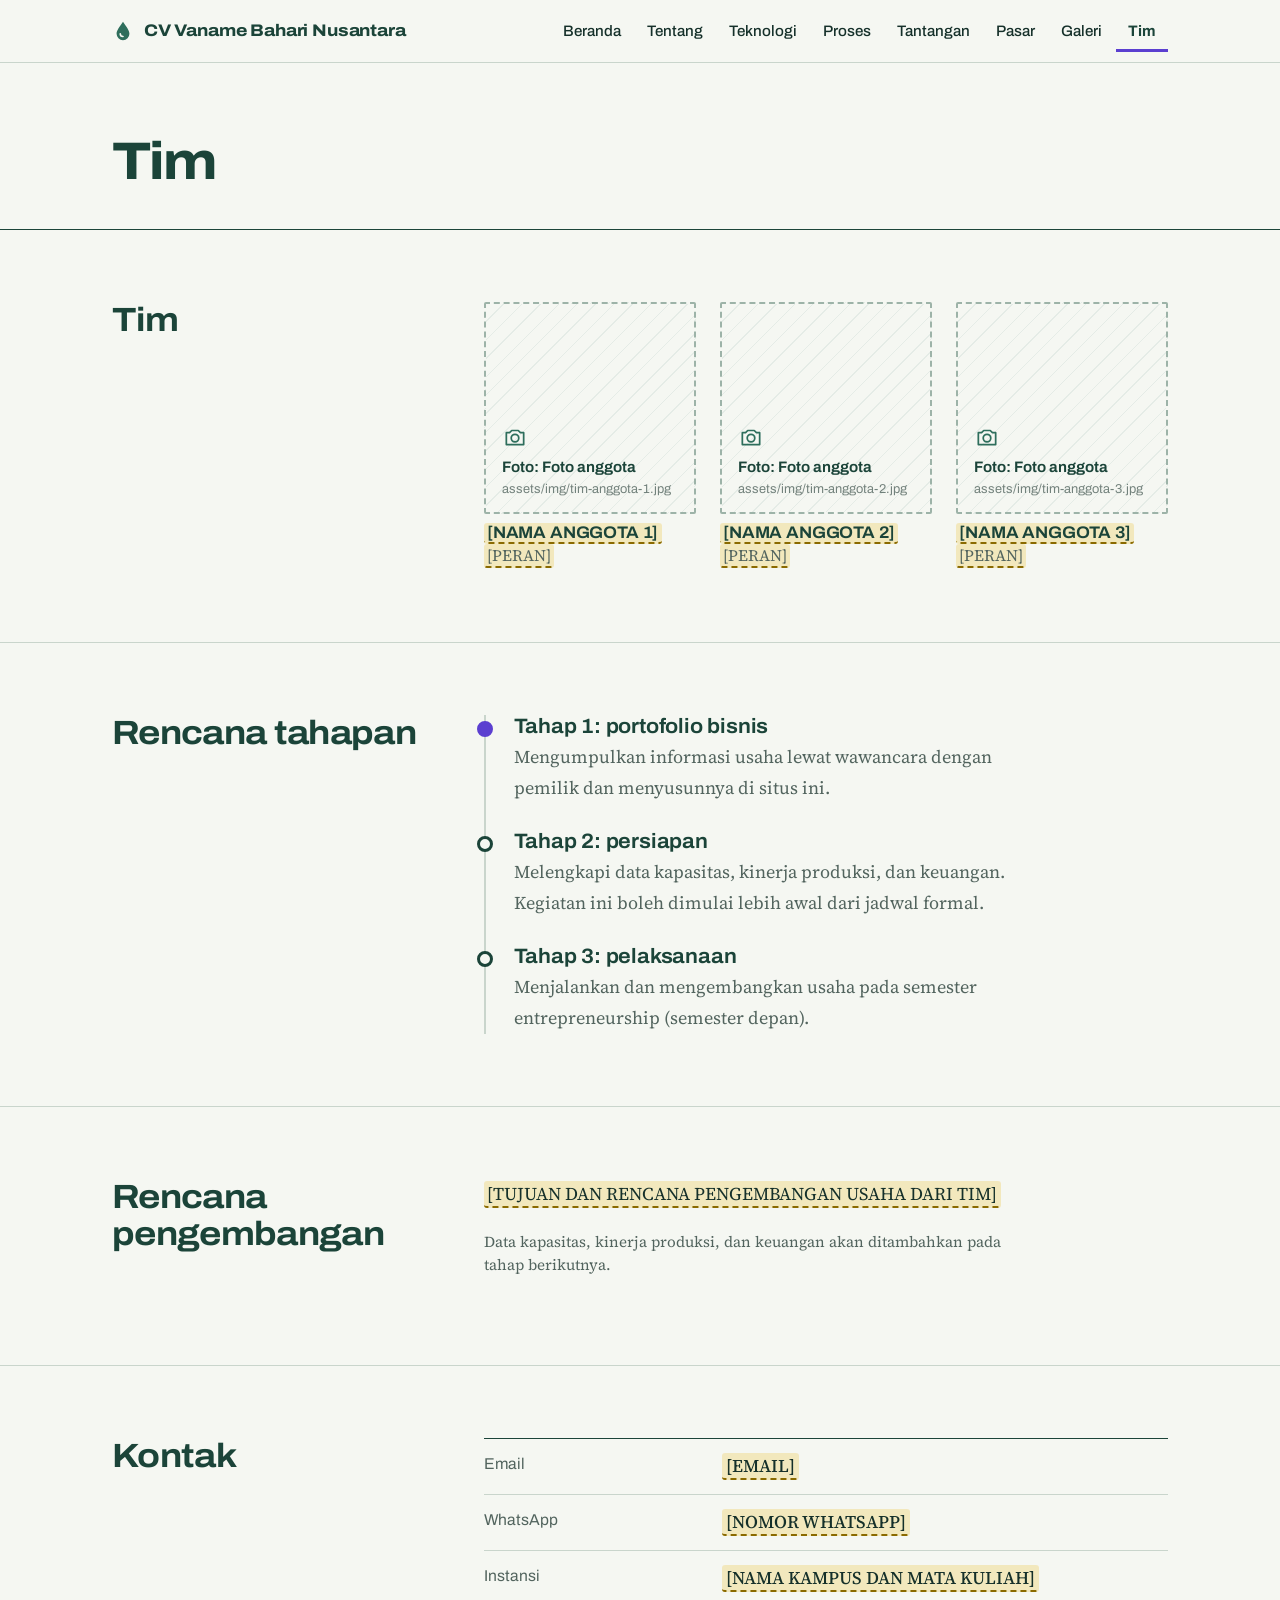
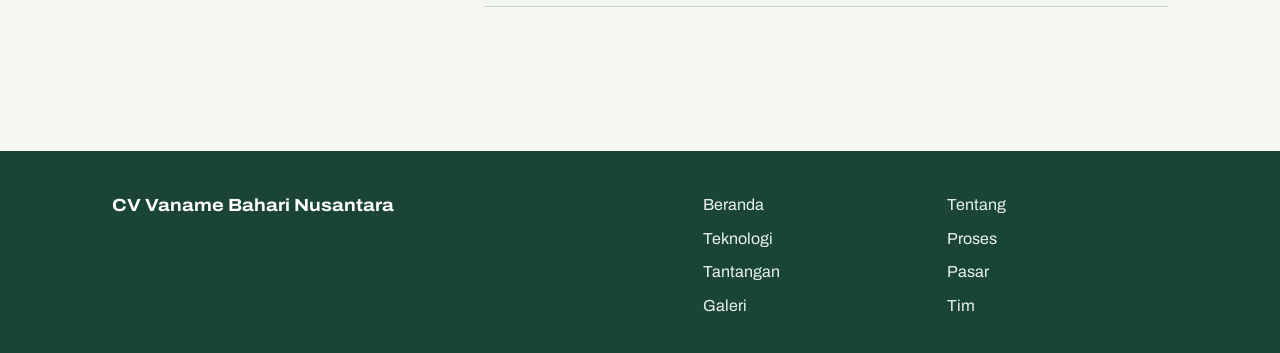
<file: tim.html>
<!doctype html>
<html lang="id">
  <head>
    <meta charset="utf-8" />
    <meta name="viewport" content="width=device-width, initial-scale=1" />
    <title>Tim dan rencana | CV Vaname Bahari Nusantara</title>
    <meta
      name="description"
      content="Tim yang akan meneruskan usaha budidaya udang vaname, rencana tahapan, dan kontak."
    />
    <meta name="theme-color" content="#1b4439" />
    <link
      rel="icon"
      href="data:image/svg+xml,%3Csvg xmlns='http://www.w3.org/2000/svg' viewBox='0 0 24 24'%3E%3Cpath d='M12 2C8 8 5 11.5 5 15a7 7 0 0 0 14 0c0-3.5-3-7-7-13z' fill='%232e6e5c'/%3E%3C/svg%3E"
    />
    <link rel="preconnect" href="https://fonts.googleapis.com" />
    <link rel="preconnect" href="https://fonts.gstatic.com" crossorigin />
    <link
      href="https://fonts.googleapis.com/css2?family=Archivo:wdth,wght@62..125,100..900&family=Source+Serif+4:ital,opsz,wght@0,8..60,400..700;1,8..60,400..600&display=swap"
      rel="stylesheet"
    />
    <link rel="stylesheet" href="assets/css/style.css" />
  </head>
  <body>
    <a class="skip-link" href="#main">Langsung ke isi halaman</a>
    <header class="site-header">
      <div class="wrap">
        <a class="brand" href="index.html"
          ><svg viewBox="0 0 24 24" aria-hidden="true">
            <path
              d="M12 2C8 8 5 11.5 5 15a7 7 0 0 0 14 0c0-3.5-3-7-7-13z"
              fill="#2e6e5c"
            />
            <path
              d="M9 15a3 3 0 0 0 3 3"
              fill="none"
              stroke="#f5f7f2"
              stroke-width="1.8"
              stroke-linecap="round"
            /></svg
          >CV Vaname Bahari Nusantara</a
        >
        <button
          class="nav-toggle"
          type="button"
          aria-expanded="false"
          aria-controls="site-nav"
        >
          Menu
        </button>
        <nav class="site-nav" id="site-nav" aria-label="Menu utama">
          <ul>
            <li><a href="index.html">Beranda</a></li>
            <li><a href="tentang.html">Tentang</a></li>
            <li><a href="teknologi.html">Teknologi</a></li>
            <li><a href="proses.html">Proses</a></li>
            <li><a href="tantangan.html">Tantangan</a></li>
            <li><a href="pasar.html">Pasar</a></li>
            <li><a href="galeri.html">Galeri</a></li>
            <li><a href="tim.html" aria-current="page">Tim</a></li>
          </ul>
        </nav>
      </div>
    </header>
    <main id="main">
      <section class="page-head">
        <div class="wrap">
          <h1>Tim</h1>
    
        </div>
      </section>

      <section class="section">
        <div class="wrap row">
          <div><h2>Tim</h2></div>
          <ul class="team">
            <li>
              <figure class="photo-ph photo-ph--square">
                <!-- GANTI placeholder ini dengan: <figure class="photo"><img src="assets/img/tim-anggota-1.jpg" alt="Foto anggota tim" loading="lazy"></figure> -->
                <svg viewBox="0 0 24 24" aria-hidden="true">
                  <path d="M4 8h3l2-2h6l2 2h3v11H4z" stroke-linejoin="round" />
                  <circle cx="12" cy="13" r="3.5" /></svg
                ><strong>Foto: Foto anggota</strong
                ><small>assets/img/tim-anggota-1.jpg</small>
              </figure>
              <h3><span class="ph">[NAMA ANGGOTA 1]</span></h3>
              <p><span class="ph">[PERAN]</span></p>
            </li>
            <li>
              <figure class="photo-ph photo-ph--square">
                <!-- GANTI placeholder ini dengan: <figure class="photo"><img src="assets/img/tim-anggota-2.jpg" alt="Foto anggota tim" loading="lazy"></figure> -->
                <svg viewBox="0 0 24 24" aria-hidden="true">
                  <path d="M4 8h3l2-2h6l2 2h3v11H4z" stroke-linejoin="round" />
                  <circle cx="12" cy="13" r="3.5" /></svg
                ><strong>Foto: Foto anggota</strong
                ><small>assets/img/tim-anggota-2.jpg</small>
              </figure>
              <h3><span class="ph">[NAMA ANGGOTA 2]</span></h3>
              <p><span class="ph">[PERAN]</span></p>
            </li>
            <li>
              <figure class="photo-ph photo-ph--square">
                <!-- GANTI placeholder ini dengan: <figure class="photo"><img src="assets/img/tim-anggota-3.jpg" alt="Foto anggota tim" loading="lazy"></figure> -->
                <svg viewBox="0 0 24 24" aria-hidden="true">
                  <path d="M4 8h3l2-2h6l2 2h3v11H4z" stroke-linejoin="round" />
                  <circle cx="12" cy="13" r="3.5" /></svg
                ><strong>Foto: Foto anggota</strong
                ><small>assets/img/tim-anggota-3.jpg</small>
              </figure>
              <h3><span class="ph">[NAMA ANGGOTA 3]</span></h3>
              <p><span class="ph">[PERAN]</span></p>
            </li>
          </ul>
        </div>
      </section>

      <section class="section">
        <div class="wrap row">
          <div><h2>Rencana tahapan</h2></div>
          <ol class="roadmap">
            <li class="is-now">
              <h3>Tahap 1: portofolio bisnis</h3>
              <p>
                Mengumpulkan informasi usaha lewat wawancara dengan pemilik dan
                menyusunnya di situs ini.
              </p>
            </li>
            <li>
              <h3>Tahap 2: persiapan</h3>
              <p>
                Melengkapi data kapasitas, kinerja produksi, dan keuangan.
                Kegiatan ini boleh dimulai lebih awal dari jadwal formal.
              </p>
            </li>
            <li>
              <h3>Tahap 3: pelaksanaan</h3>
              <p>
                Menjalankan dan mengembangkan usaha pada semester
                entrepreneurship (semester depan).
              </p>
            </li>
          </ol>
        </div>
      </section>

      <section class="section">
        <div class="wrap row">
          <div><h2>Rencana pengembangan</h2></div>
          <div class="prose">
            <p>
              <span class="ph"
                >[TUJUAN DAN RENCANA PENGEMBANGAN USAHA DARI TIM]</span
              >
            </p>
            <p class="small">
              Data kapasitas, kinerja produksi, dan keuangan akan ditambahkan
              pada tahap berikutnya.
            </p>
          </div>
        </div>
      </section>

      <section class="section">
        <div class="wrap row">
          <div><h2>Kontak</h2></div>
          <div>
            <dl class="profile">
              <div>
                <dt>Email</dt>
                <dd><span class="ph">[EMAIL]</span></dd>
              </div>
              <div>
                <dt>WhatsApp</dt>
                <dd><span class="ph">[NOMOR WHATSAPP]</span></dd>
              </div>
              <div>
                <dt>Instansi</dt>
                <dd><span class="ph">[NAMA KAMPUS DAN MATA KULIAH]</span></dd>
              </div>
            </dl>
          </div>
        </div>
      </section>
    </main>
    <footer class="site-footer">
      <div class="wrap">
        <div>
          <strong>CV Vaname Bahari Nusantara</strong>
        </div>
        <nav aria-label="Menu footer">
          <ul>
            <li><a href="index.html">Beranda</a></li>
            <li><a href="tentang.html">Tentang</a></li>
            <li><a href="teknologi.html">Teknologi</a></li>
            <li><a href="proses.html">Proses</a></li>
            <li><a href="tantangan.html">Tantangan</a></li>
            <li><a href="pasar.html">Pasar</a></li>
            <li><a href="galeri.html">Galeri</a></li>
            <li><a href="tim.html">Tim</a></li>
          </ul>
        </nav>
      </div>
    </footer>
    <script src="assets/js/main.js"></script>
  </body>
</html>
</file>
<file: assets/css/style.css>
:root {
  --paper: #f5f7f2;
  --sage: #e6ece1;
  --ink: #15302a;
  --ink-soft: #52645e;
  --pond: #2e6e5c;
  --pond-deep: #1b4439;
  --pond-water: #bcd9cf;
  --uv: #5b3fd0;
  --uv-dark: #4a30b5;
  --line: #c9d5cc;
  --mark: #e8b100;
  --on-deep: #eaf2ee;
  --on-deep-soft: #a9c4ba;

  --font-head: "Archivo", "Segoe UI", system-ui, sans-serif;
  --font-body: "Source Serif 4", Georgia, "Times New Roman", serif;

  --wrap: 1120px;
  --gutter: clamp(16px, 4vw, 32px);
}

*,
*::before,
*::after { box-sizing: border-box; }

html { scroll-behavior: smooth; -webkit-text-size-adjust: 100%; }

body {
  margin: 0;
  background: var(--paper);
  color: var(--ink);
  font-family: var(--font-body);
  font-size: 1.125rem;
  line-height: 1.72;
}

img, svg { max-width: 100%; }
svg { display: block; }

a { color: var(--uv-dark); text-underline-offset: 3px; text-decoration-thickness: 1px; }
a:hover { color: var(--ink); text-decoration-thickness: 2px; }

:focus-visible { outline: 3px solid var(--uv); outline-offset: 3px; border-radius: 2px; }

.skip-link { position: absolute; left: 12px; top: -60px; background: var(--pond-deep); color: var(--on-deep); padding: 10px 16px; z-index: 100; font-family: var(--font-head); }
.skip-link:focus { top: 12px; }

.wrap { width: 100%; max-width: var(--wrap); margin: 0 auto; padding: 0 var(--gutter); }

/* ---------- Tipografi ---------- */

h1, h2, h3, h4 {
  font-family: var(--font-head);
  font-stretch: 112%;
  line-height: 1.1;
  letter-spacing: -0.02em;
  margin: 0 0 0.5em;
  color: var(--pond-deep);
}
h1 { font-size: clamp(2.2rem, 5.4vw, 4rem); font-weight: 760; line-height: 1.02; letter-spacing: -0.03em; }
h2 { font-size: clamp(1.5rem, 2.8vw, 2.1rem); font-weight: 700; }
h3 { font-size: clamp(1.1rem, 1.8vw, 1.3rem); font-weight: 650; letter-spacing: -0.01em; font-stretch: 105%; }

p { margin: 0 0 1.1em; }
.prose { max-width: 62ch; }
.lead { font-size: 1.25rem; line-height: 1.6; color: var(--ink-soft); max-width: 56ch; }
.small { font-size: 0.95rem; color: var(--ink-soft); line-height: 1.55; }

/* ---------- Placeholder (cari kelas .ph untuk menemukan semuanya) ---------- */

.ph {
  background: rgba(232, 177, 0, 0.22);
  border-bottom: 2px dashed #8a6a00;
  padding: 0 0.2em;
  border-radius: 3px;
  font-style: normal;
}

.photo-ph {
  margin: 0;
  display: flex;
  flex-direction: column;
  align-items: flex-start;
  justify-content: flex-end;
  gap: 4px;
  aspect-ratio: 3 / 2;
  padding: 14px 16px;
  color: var(--ink-soft);
  font-family: var(--font-head);
  font-size: 0.95rem;
  line-height: 1.3;
  border: 2px dashed #9db3a8;
  border-radius: 2px;
  background: repeating-linear-gradient(135deg, transparent 0 12px, rgba(46, 110, 92, 0.08) 12px 13px);
}
.photo-ph--wide { aspect-ratio: 16 / 7; }
.photo-ph--square { aspect-ratio: 1 / 1; }
.photo-ph svg { width: 26px; height: 26px; stroke: var(--pond); fill: none; stroke-width: 1.6; margin-bottom: 4px; }
.photo-ph strong { color: var(--pond-deep); font-weight: 650; }
.photo-ph small { font-size: 0.8rem; opacity: 0.8; word-break: break-all; }

figure.photo { margin: 0; }
figure.photo img { width: 100%; height: 100%; object-fit: cover; }

/* ---------- Header ---------- */

.site-header { position: sticky; top: 0; z-index: 50; background: rgba(245, 247, 242, 0.95); backdrop-filter: blur(8px); border-bottom: 1px solid var(--line); }
.site-header .wrap { display: flex; align-items: center; justify-content: space-between; gap: 16px; min-height: 62px; }
.brand { display: inline-flex; align-items: center; gap: 10px; font-family: var(--font-head); font-stretch: 112%; font-weight: 750; font-size: 1.05rem; letter-spacing: -0.01em; color: var(--pond-deep); text-decoration: none; }
.brand svg { width: 22px; height: 22px; flex: none; }

.nav-toggle { display: none; background: none; border: 1px solid var(--line); border-radius: 2px; padding: 8px 14px; font: 600 0.95rem var(--font-head); color: var(--pond-deep); cursor: pointer; }

.site-nav ul { display: flex; gap: 2px; list-style: none; margin: 0; padding: 0; }
.site-nav a { display: block; padding: 8px 12px; font-family: var(--font-head); font-size: 0.95rem; font-weight: 500; color: var(--ink); text-decoration: none; }
.site-nav a:hover { color: var(--uv-dark); }
.site-nav a[aria-current="page"] { color: var(--pond-deep); font-weight: 700; box-shadow: inset 0 -3px 0 var(--uv); }

@media (max-width: 900px) {
  .nav-toggle { display: inline-block; }
  .site-nav { display: none; position: absolute; left: 0; right: 0; top: 100%; background: var(--paper); border-bottom: 1px solid var(--line); padding: 4px var(--gutter) 16px; }
  .site-nav.is-open { display: block; }
  .site-nav ul { flex-direction: column; gap: 0; }
  .site-nav a { padding: 12px 4px; border-bottom: 1px solid var(--line); }
  .site-nav a[aria-current="page"] { box-shadow: inset 4px 0 0 var(--uv); padding-left: 14px; }
}

/* ---------- Hero: kolam dalam potongan ---------- */

.hero { padding: clamp(36px, 6vw, 72px) 0 clamp(28px, 4vw, 48px); }
.hero-grid { display: grid; grid-template-columns: 0.9fr 1.1fr; gap: clamp(24px, 5vw, 64px); align-items: center; }
.hero h1 { max-width: 12ch; }
.hero .lead { margin-bottom: 28px; }
.hero-actions { display: flex; flex-wrap: wrap; gap: 14px 24px; align-items: center; }

.btn { display: inline-block; padding: 12px 22px; border-radius: 2px; font-family: var(--font-head); font-weight: 650; font-size: 1rem; text-decoration: none; background: var(--pond-deep); color: var(--on-deep); border: 2px solid var(--pond-deep); }
.btn:hover { background: var(--uv); border-color: var(--uv); color: #fff; }
.textlink { font-family: var(--font-head); font-weight: 600; }

.pond-figure { margin: 0; }
.pond { width: 100%; height: auto; overflow: visible; }
.pond text { font-family: var(--font-head); font-size: 21px; font-weight: 600; fill: var(--pond-deep); }
.pond .reading { font-size: 26px; font-weight: 700; }
.pond .halo { paint-order: stroke; stroke: #e6ece1; stroke-width: 6px; stroke-linejoin: round; }
.pond .bubble { fill: rgba(255, 255, 255, 0.85); stroke: var(--pond); stroke-width: 1.5; opacity: 0; animation: bubble-up 1.6s cubic-bezier(0.2, 0.7, 0.2, 1) forwards; }
.pond .bubble:nth-of-type(2n) { animation-delay: 0.15s; }
.pond .bubble:nth-of-type(3n) { animation-delay: 0.3s; }
.pond .bubble:nth-of-type(5n) { animation-delay: 0.45s; }
@keyframes bubble-up {
  from { opacity: 0; transform: translateY(90px); }
  to { opacity: 1; transform: translateY(0); }
}
.pond-figure figcaption { font-size: 0.9rem; color: var(--ink-soft); margin-top: 10px; line-height: 1.5; }

@media (max-width: 860px) {
  .hero-grid { grid-template-columns: 1fr; }
  .hero h1 { max-width: 16ch; }
}

/* ---------- Bagian halaman ---------- */

.section { padding: clamp(40px, 6vw, 72px) 0; }
.section + .section { border-top: 1px solid var(--line); }
.section--sage { background: var(--sage); border-top: 0 !important; }
.section--sage + .section { border-top: 0; }
.section--tight { padding: clamp(28px, 4vw, 44px) 0; }

/* judul di kolom kiri, isi di kolom kanan */
.row { display: grid; grid-template-columns: 0.62fr 1.38fr; gap: clamp(20px, 5vw, 72px); align-items: start; }
.row > :first-child h2 { position: sticky; top: 84px; margin-bottom: 0.3em; }
.row > :first-child .small { max-width: 26ch; }
@media (max-width: 800px) { .row { grid-template-columns: 1fr; } .row > :first-child h2 { position: static; } }

.page-head { padding: clamp(36px, 6vw, 72px) 0 clamp(24px, 4vw, 40px); border-bottom: 1px solid var(--pond-deep); }
.page-head .wrap { display: grid; grid-template-columns: 1.1fr 0.9fr; gap: clamp(16px, 5vw, 72px); align-items: end; }
.page-head h1 { font-size: clamp(2rem, 4.6vw, 3.3rem); margin: 0; max-width: 14ch; }
.page-head .lead { margin: 0; }
@media (max-width: 800px) { .page-head .wrap { grid-template-columns: 1fr; gap: 16px; } }

.split { display: grid; grid-template-columns: 1fr 1fr; gap: clamp(28px, 5vw, 64px); align-items: start; }
@media (max-width: 800px) { .split { grid-template-columns: 1fr; } }

/* ---------- Bar siklus budidaya ---------- */

.cycle { margin: 0; }
.cycle-bar { display: flex; height: 52px; border: 2px solid var(--pond-deep); }
.seg { display: flex; align-items: center; font-family: var(--font-head); font-weight: 650; font-size: 0.95rem; padding: 0 12px; white-space: nowrap; }
.seg--prep { flex: 0 0 22%; background: repeating-linear-gradient(135deg, var(--pond-water) 0 7px, var(--paper) 7px 14px); color: var(--pond-deep); border-right: 2px solid var(--pond-deep); }
.seg--grow { flex: 1; background: var(--pond-deep); color: var(--on-deep); justify-content: space-between; }
.seg--grow span:last-child { color: var(--on-deep-soft); font-weight: 500; }
.cycle-legend { display: grid; grid-template-columns: 1fr 1fr; gap: 24px; margin: 14px 0 0; }
.cycle-legend dt { font-family: var(--font-head); font-weight: 700; color: var(--pond-deep); }
.cycle-legend dd { margin: 2px 0 0; color: var(--ink-soft); font-size: 1rem; line-height: 1.5; }
@media (max-width: 700px) {
  .cycle-legend { grid-template-columns: 1fr; gap: 14px; }
  .seg { padding: 0 8px; font-size: 0.85rem; }
  .seg--grow span:last-child { display: none; }
}

/* ---------- Kolom isi singkat di beranda ---------- */

.trio { display: grid; grid-template-columns: repeat(3, 1fr); border-top: 1px solid var(--pond-deep); }
.trio > div { padding: 24px 28px 8px 0; }
.trio > div + div { padding-left: 28px; border-left: 1px solid var(--line); }
.trio h3 { margin-bottom: 0.4em; }
.trio h3 a { color: var(--pond-deep); text-decoration: none; }
.trio h3 a:hover { color: var(--uv-dark); text-decoration: underline; }
.trio p { color: var(--ink-soft); font-size: 1.02rem; line-height: 1.6; }
@media (max-width: 800px) {
  .trio { grid-template-columns: 1fr; }
  .trio > div, .trio > div + div { padding: 20px 0 6px; border-left: 0; border-top: 1px solid var(--line); }
  .trio > div:first-child { border-top: 0; }
}

/* ---------- Profil, kutipan ---------- */

.profile { margin: 0; border-top: 1px solid var(--pond-deep); }
.profile > div { display: grid; grid-template-columns: 0.5fr 1fr; gap: 16px; padding: 12px 0; border-bottom: 1px solid var(--line); }
.profile dt { font-family: var(--font-head); color: var(--ink-soft); font-size: 0.98rem; }
.profile dd { margin: 0; font-weight: 500; }
@media (max-width: 520px) { .profile > div { grid-template-columns: 1fr; gap: 2px; } }

.pull { margin: 0; padding: 4px 0 4px 24px; border-left: 4px solid var(--uv); font-family: var(--font-head); font-stretch: 108%; font-size: clamp(1.4rem, 2.8vw, 2rem); font-weight: 600; line-height: 1.25; letter-spacing: -0.015em; color: var(--pond-deep); max-width: 26ch; }
.pull-cite { font-family: var(--font-body); font-stretch: 100%; font-size: 0.95rem; color: var(--ink-soft); margin: 12px 0 0; font-weight: 400; letter-spacing: 0; }

/* ---------- Tahapan: ini memang urutan, jadi diberi nomor ---------- */

.stages { list-style: none; counter-reset: stage; margin: 0; padding: 0; }
.stages > li { counter-increment: stage; display: grid; grid-template-columns: 56px 1fr; gap: 0 20px; padding: 0 0 clamp(28px, 4vw, 44px); position: relative; }
.stages > li::before { content: ""; position: absolute; left: 27px; top: 52px; bottom: 6px; width: 2px; background: var(--line); }
.stages > li:last-child { padding-bottom: 0; }
.stages > li:last-child::before { display: none; }
.stage-no { width: 56px; height: 56px; display: grid; place-items: center; border: 2px solid var(--pond-deep); border-radius: 50%; font-family: var(--font-head); font-stretch: 112%; font-weight: 750; font-size: 1.2rem; color: var(--pond-deep); background: var(--paper); }
.stage-no::before { content: counter(stage); }
.stage-body { display: grid; grid-template-columns: minmax(0, 60ch) minmax(0, 300px); column-gap: 48px; align-content: start; }
.stage-body > * { grid-column: 1; }
.stage-body > h2, .stage-body > h3 { grid-column: 1 / -1; margin-bottom: 0.3em; }
.stage-body > .stage-media--small { grid-column: 2; grid-row: 2 / span 4; margin-top: 4px; align-self: start; max-width: none; }
.stage-body > .compare-fig { grid-column: 1 / -1; }
.stages--narrow .stage-body { display: block; }
.stages--narrow .stage-body > .stage-media--small { max-width: 300px; margin-top: 18px; }
@media (max-width: 900px) {
  .stage-body { display: block; }
  .stage-body > .stage-media--small { max-width: 300px; margin-top: 18px; }
}
.stage-body .note { color: var(--ink-soft); font-size: 0.98rem; }
.stage-media { margin-top: 18px; max-width: 520px; }
.stage-media--small { max-width: 300px; }
@media (max-width: 520px) { .stages > li { grid-template-columns: 40px 1fr; gap: 0 14px; } .stage-no { width: 40px; height: 40px; font-size: 1rem; } .stages > li::before { left: 19px; top: 38px; } }

.phase-title { display: flex; align-items: baseline; justify-content: space-between; flex-wrap: wrap; gap: 4px 20px; margin-bottom: 28px; }
.phase-title h2 { margin: 0; }
.phase-title .duration { font-family: var(--font-head); font-weight: 650; color: var(--uv-dark); }

.stages--cont { counter-reset: stage 5; }

/* Diagram kolam tanah dan kolam HDPE */
.compare-fig { margin: 18px 0 0; max-width: 640px; }
.compare-fig svg { width: 100%; height: auto; }
.compare-fig text { font-family: var(--font-head); font-size: 20px; font-weight: 600; fill: var(--pond-deep); }
.compare-fig .sub { font-weight: 400; fill: var(--ink-soft); font-size: 18px; }
.compare-fig figcaption { font-size: 0.9rem; color: var(--ink-soft); margin-top: 8px; }

/* Kolom parameter air */
.param { display: grid; grid-template-columns: repeat(3, 1fr); gap: 0; border-top: 1px solid var(--pond-deep); }
.param > div { padding: 18px 24px 4px 0; }
.param > div + div { padding-left: 24px; border-left: 1px solid var(--line); }
.param h3 { margin-bottom: 0.25em; }
.param p { margin: 0; color: var(--ink-soft); font-size: 1.02rem; line-height: 1.6; }
@media (max-width: 760px) { .param { grid-template-columns: 1fr; } .param > div, .param > div + div { padding: 16px 0 4px; border-left: 0; border-top: 1px solid var(--line); } .param > div:first-child { border-top: 0; } }

/* Tantangan */
.challenge { display: grid; grid-template-columns: 0.85fr 1.15fr; gap: 10px clamp(24px, 5vw, 64px); padding: 28px 0; border-top: 1px solid var(--line); }
.challenge:first-child { border-top: 1px solid var(--pond-deep); }
.challenge:last-child { border-bottom: 1px solid var(--line); }
.challenge h3 { margin: 0; }
.challenge p { margin: 0 0 0.7em; }
.challenge .answer { color: var(--ink-soft); }
.challenge .answer strong { font-family: var(--font-head); color: var(--pond-deep); font-weight: 700; }
@media (max-width: 760px) { .challenge { grid-template-columns: 1fr; } }

/* Alur usaha (pasar) */
.flow { display: grid; grid-template-columns: repeat(4, 1fr); list-style: none; margin: 0; padding: 0; position: relative; }
.flow::before { content: ""; position: absolute; left: 0; right: 0; top: 9px; height: 2px; background: var(--pond-deep); }
.flow li { position: relative; padding: 36px 20px 0 0; }
.flow li::before { content: ""; position: absolute; left: 0; top: 0; width: 20px; height: 20px; border-radius: 50%; background: var(--paper); border: 4px solid var(--pond-deep); }
.flow li:last-child::before { border-color: var(--uv); }
.flow h3 { margin-bottom: 0.3em; }
.flow p { margin: 0; color: var(--ink-soft); font-size: 1rem; line-height: 1.55; }
@media (max-width: 700px) {
  .flow { grid-template-columns: 1fr; }
  .flow::before { left: 9px; right: auto; top: 0; bottom: 0; width: 2px; height: auto; }
  .flow li { padding: 0 0 26px 40px; }
}

/* Galeri */
.gallery { display: grid; grid-template-columns: repeat(3, 1fr); gap: 28px 24px; }
.gallery p { margin: 8px 0 0; }
@media (max-width: 900px) { .gallery { grid-template-columns: 1fr 1fr; } }
@media (max-width: 520px) { .gallery { grid-template-columns: 1fr; } }

/* Tim */
.team { display: grid; grid-template-columns: repeat(3, 1fr); gap: 24px; list-style: none; margin: 0; padding: 0; }
.team .photo-ph { margin-bottom: 10px; }
.team h3 { margin: 0; font-size: 1.05rem; }
.team p { margin: 0; color: var(--ink-soft); font-size: 1rem; }
@media (max-width: 560px) { .team { grid-template-columns: 1fr 1fr; gap: 16px; } .team .photo-ph small { display: none; } }

.roadmap { list-style: none; margin: 0; padding: 0 0 0 0; border-left: 2px solid var(--line); }
.roadmap li { position: relative; padding: 0 0 26px 28px; }
.roadmap li:last-child { padding-bottom: 0; }
.roadmap li::before { content: ""; position: absolute; left: -9px; top: 6px; width: 16px; height: 16px; border-radius: 50%; background: var(--paper); border: 3px solid var(--pond-deep); }
.roadmap li.is-now::before { background: var(--uv); border-color: var(--uv); }
.roadmap h3 { margin-bottom: 0.2em; }
.roadmap p { margin: 0; color: var(--ink-soft); max-width: 56ch; }

/* ---------- Footer ---------- */

.site-footer { background: var(--pond-deep); color: var(--on-deep-soft); padding: 40px 0 34px; margin-top: clamp(40px, 6vw, 72px); font-size: 1rem; }
.site-footer .wrap { display: grid; grid-template-columns: 1.2fr 1fr; gap: 32px; }
.site-footer strong { font-family: var(--font-head); font-stretch: 112%; color: #fff; font-size: 1.1rem; }
.site-footer p { margin: 8px 0 0; max-width: 46ch; line-height: 1.55; }
.site-footer ul { list-style: none; margin: 0; padding: 0; display: grid; grid-template-columns: 1fr 1fr; gap: 6px 24px; }
.site-footer a { color: var(--on-deep); text-decoration: none; font-family: var(--font-head); }
.site-footer a:hover { text-decoration: underline; color: #fff; }
.site-footer .ph { color: var(--on-deep); }
@media (max-width: 700px) { .site-footer .wrap { grid-template-columns: 1fr; } }

/* ---------- Preferensi pengguna ---------- */

@media (prefers-reduced-motion: reduce) {
  html { scroll-behavior: auto; }
  .pond .bubble { animation: none; opacity: 1; }
}

@media print {
  .site-header, .nav-toggle, .hero-actions, .skip-link { display: none; }
  .site-footer { background: #fff; color: #000; }
}
</file>
